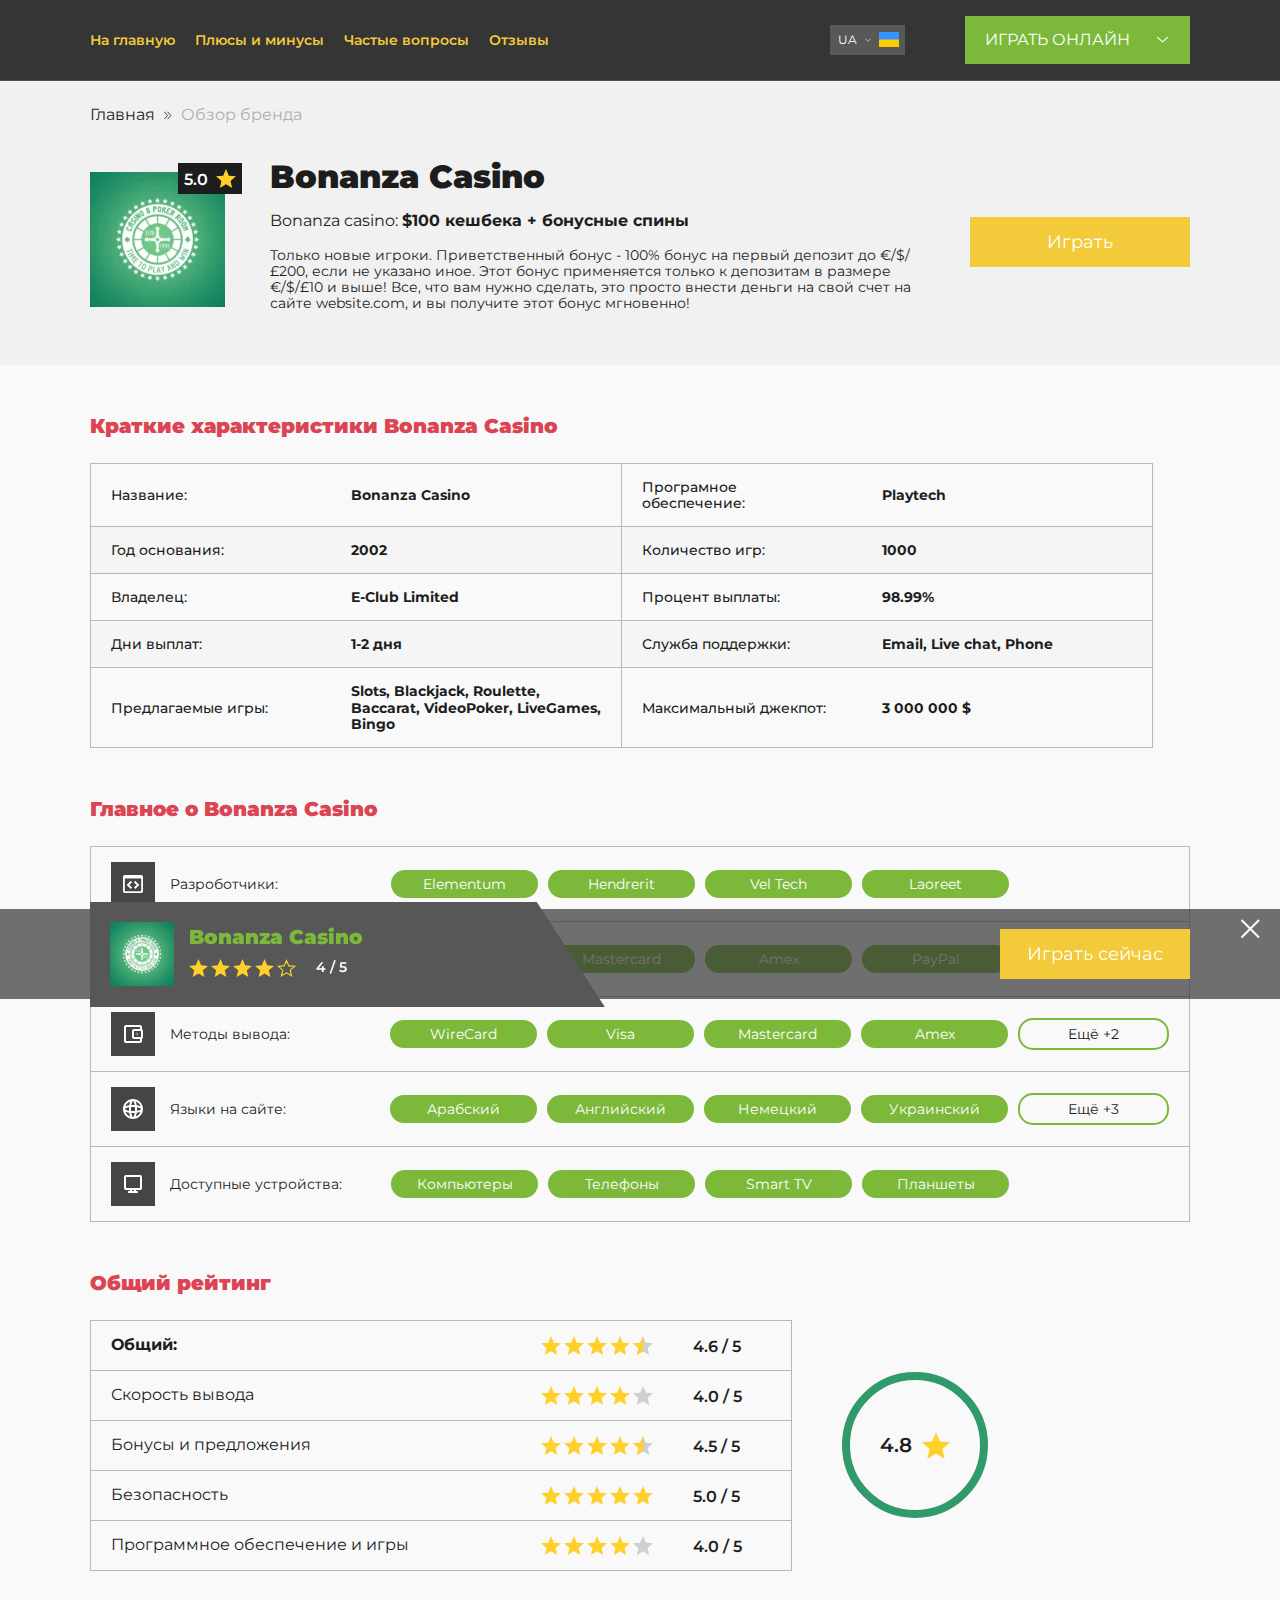
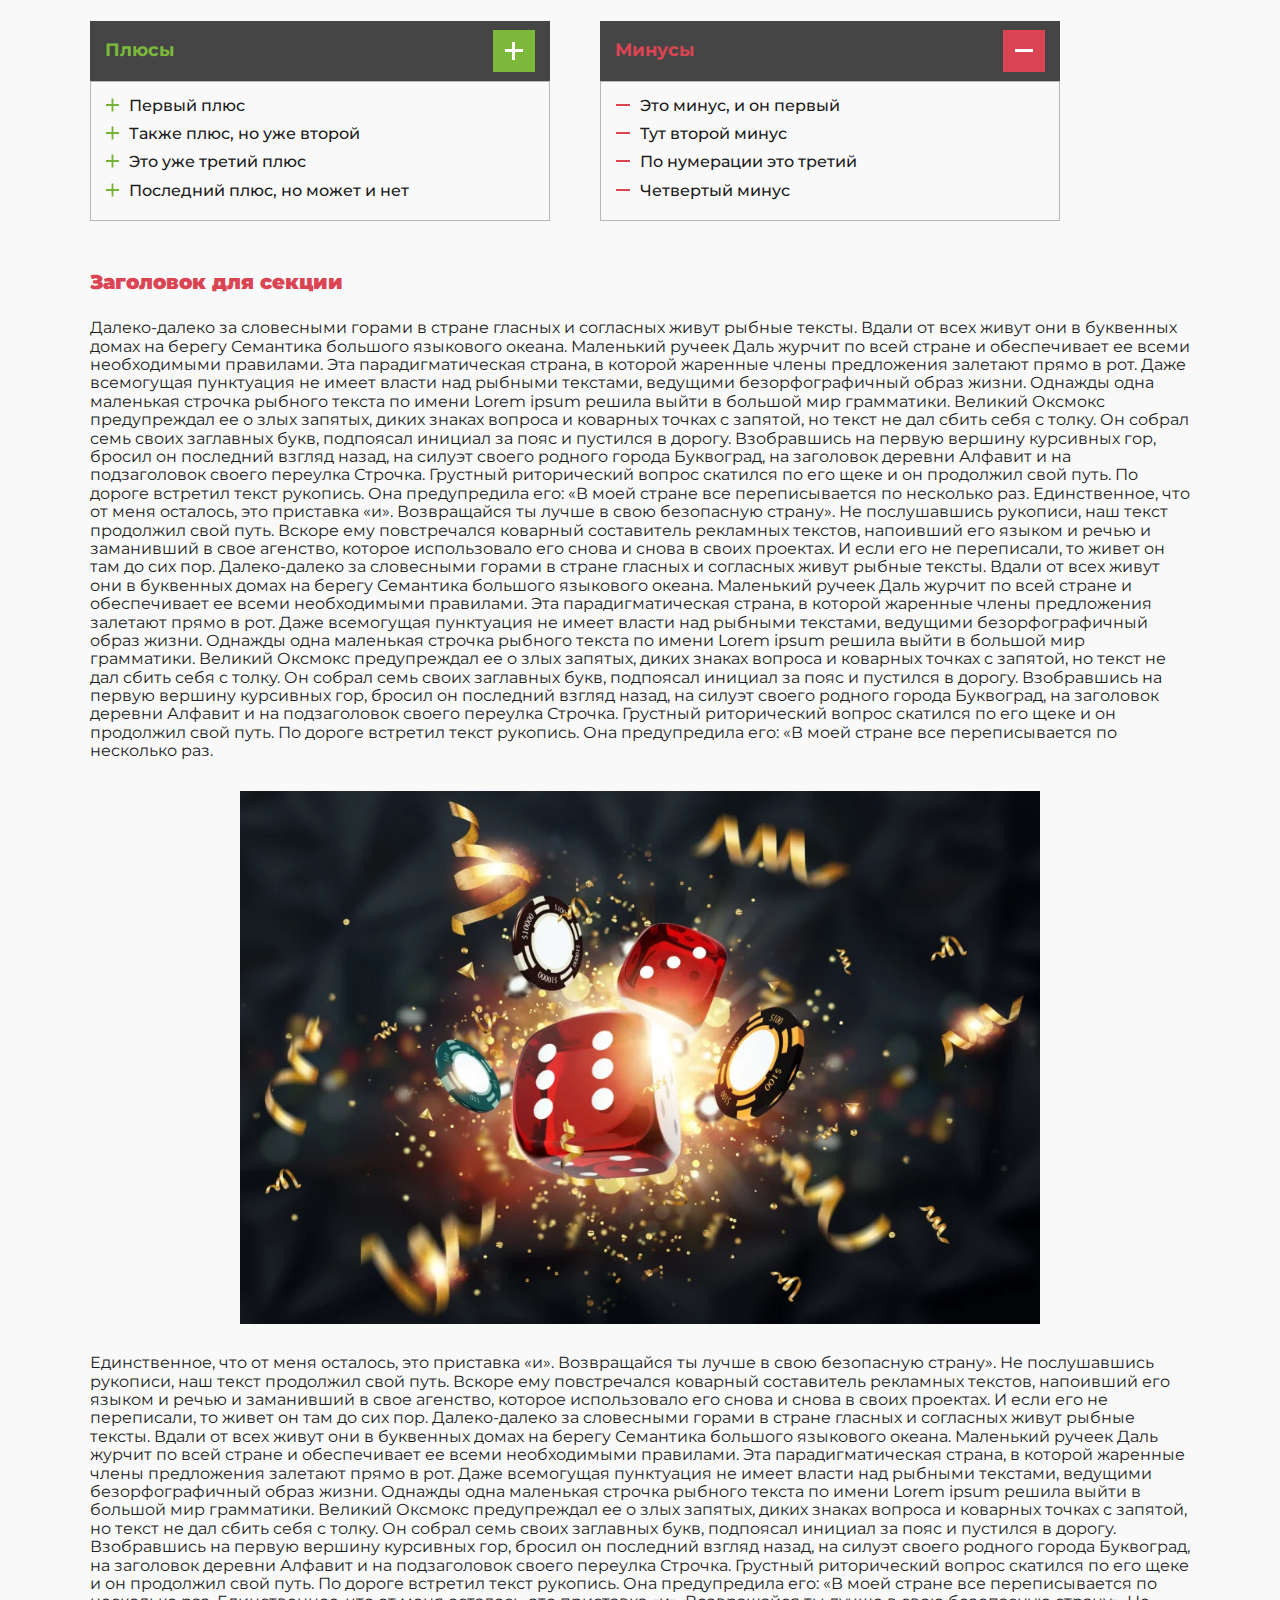
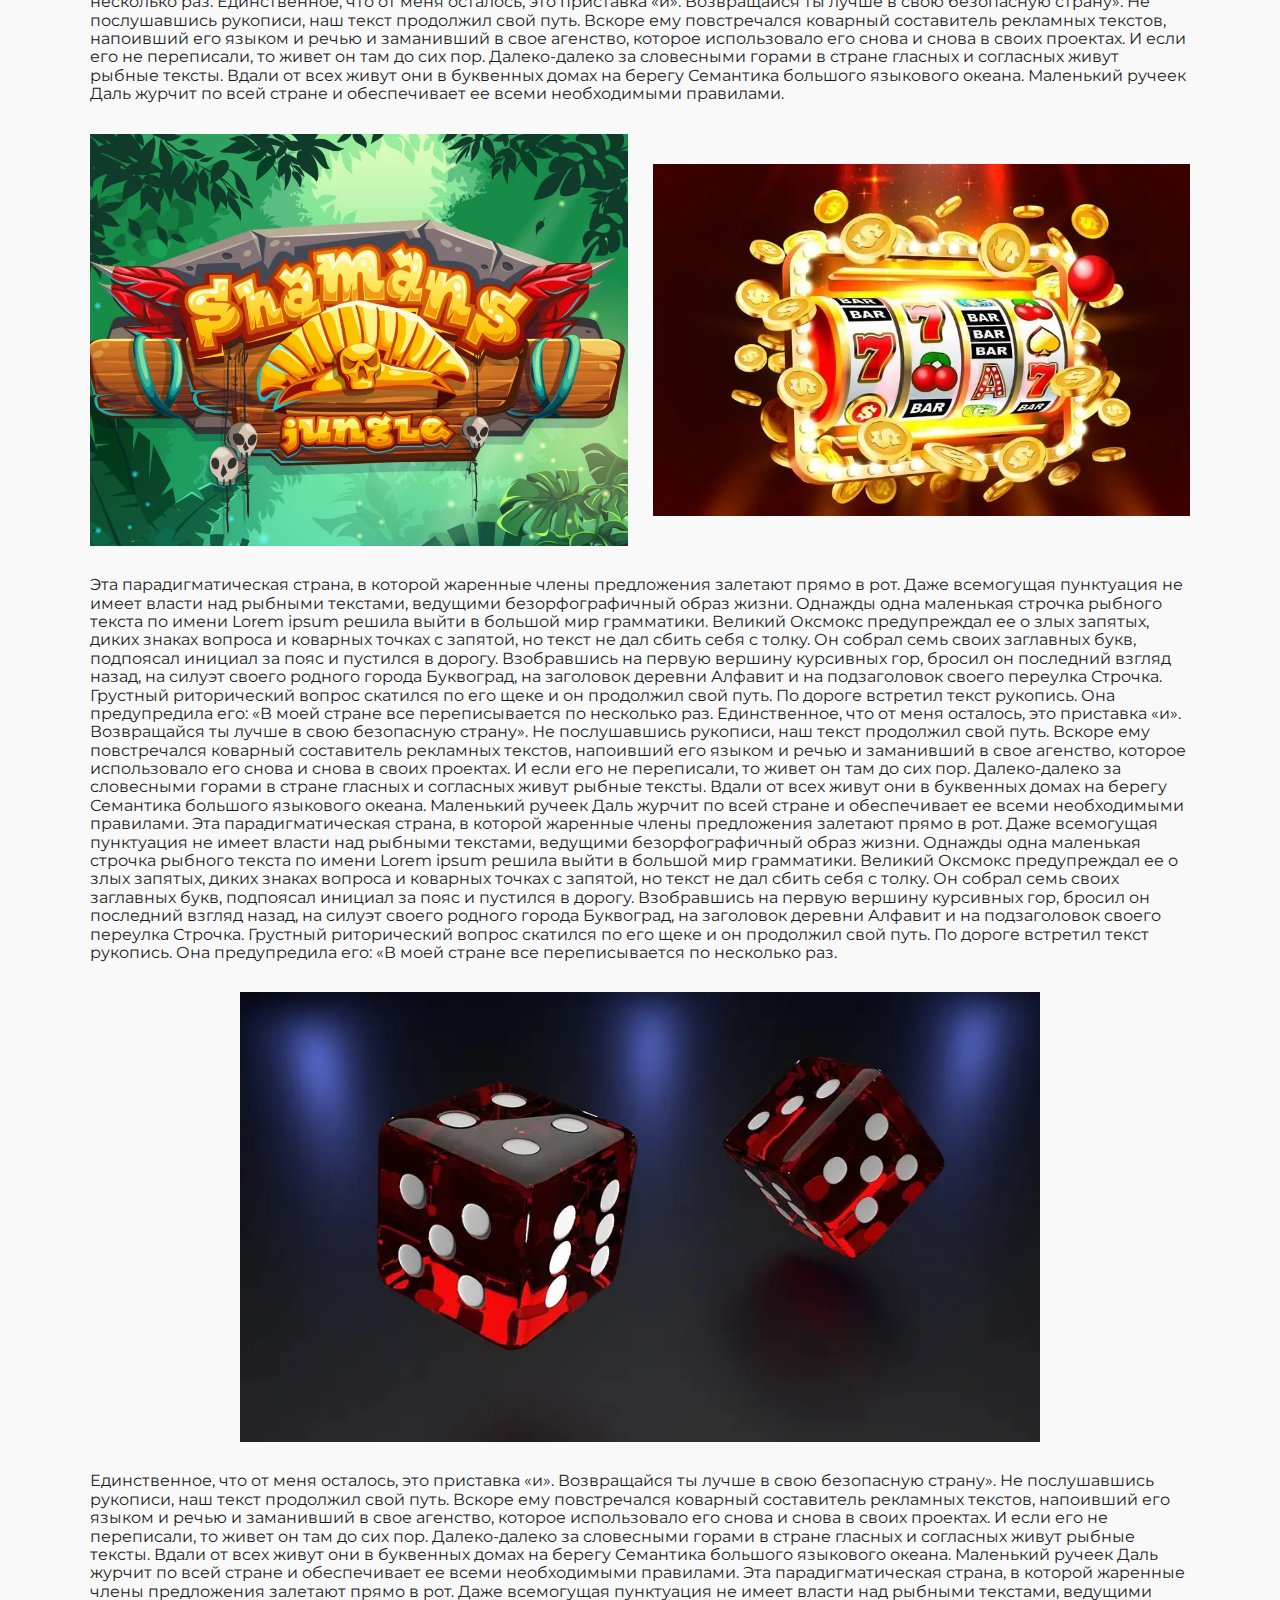
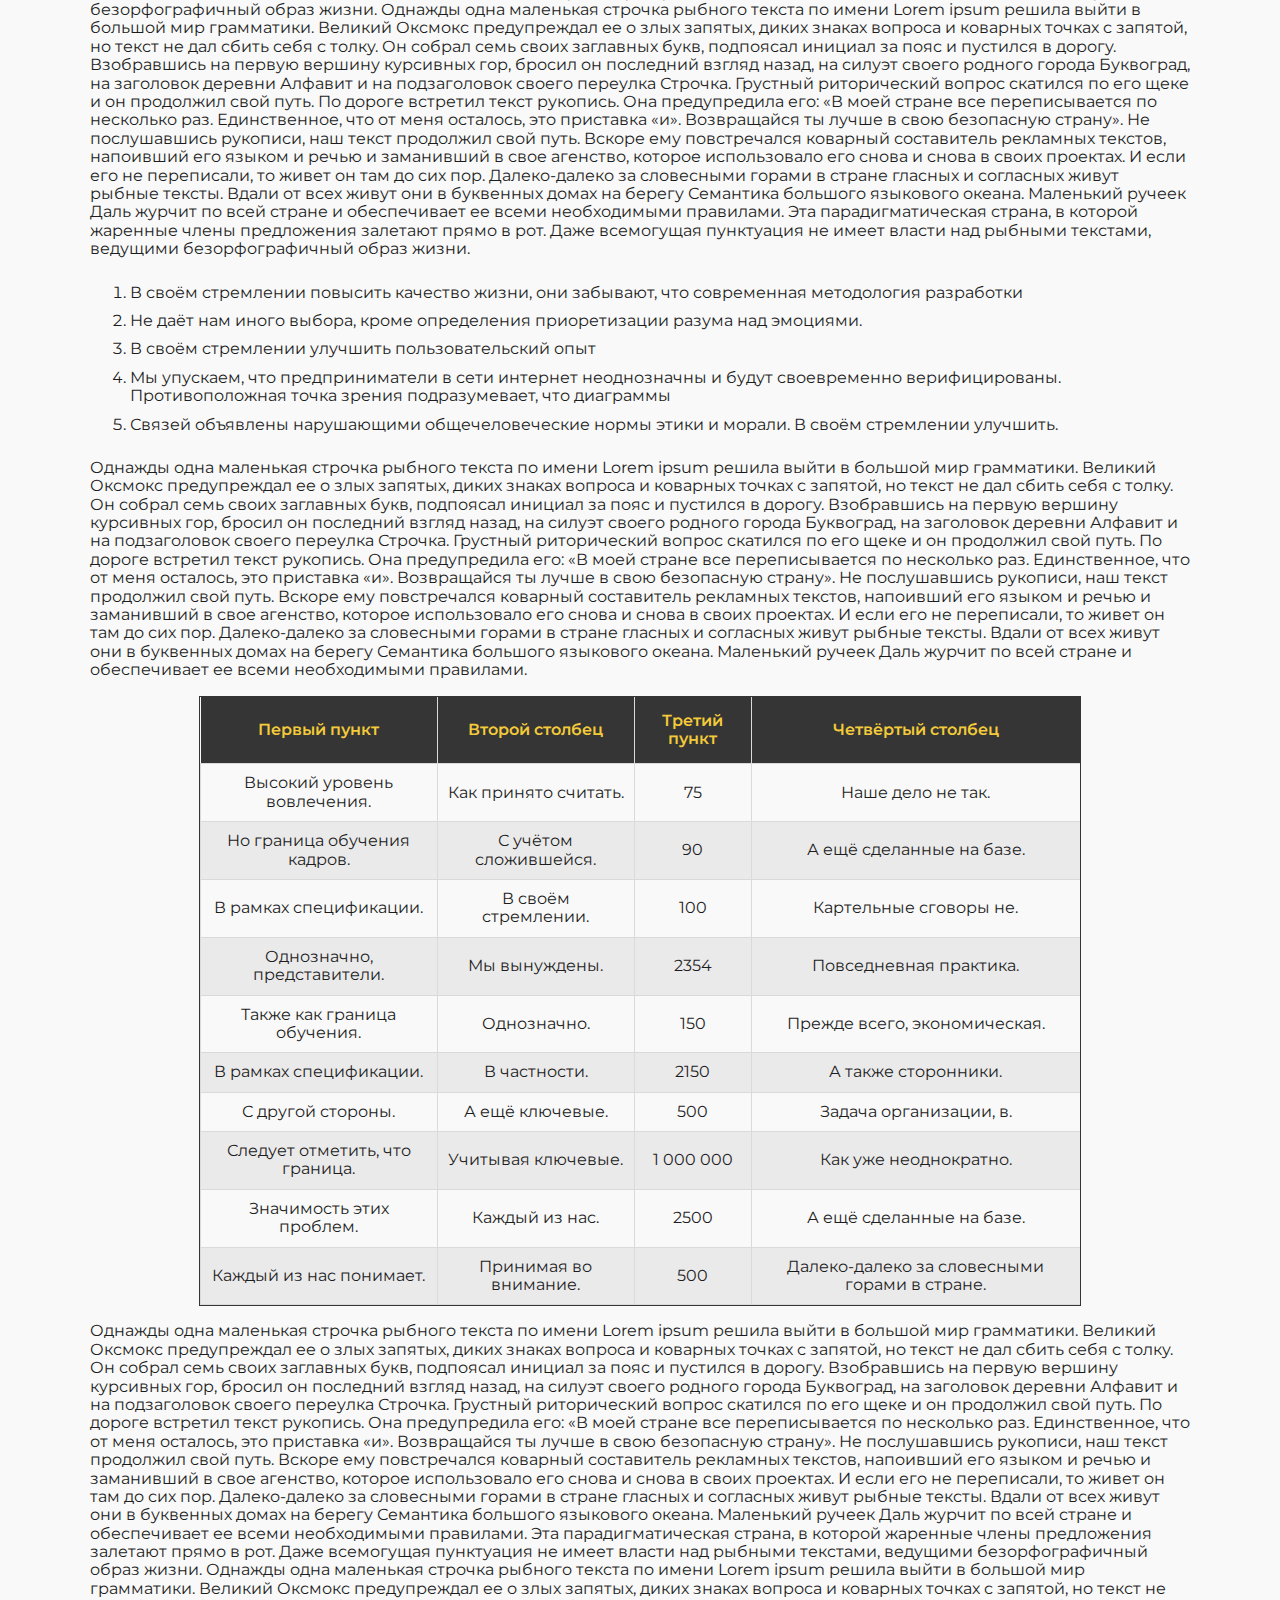
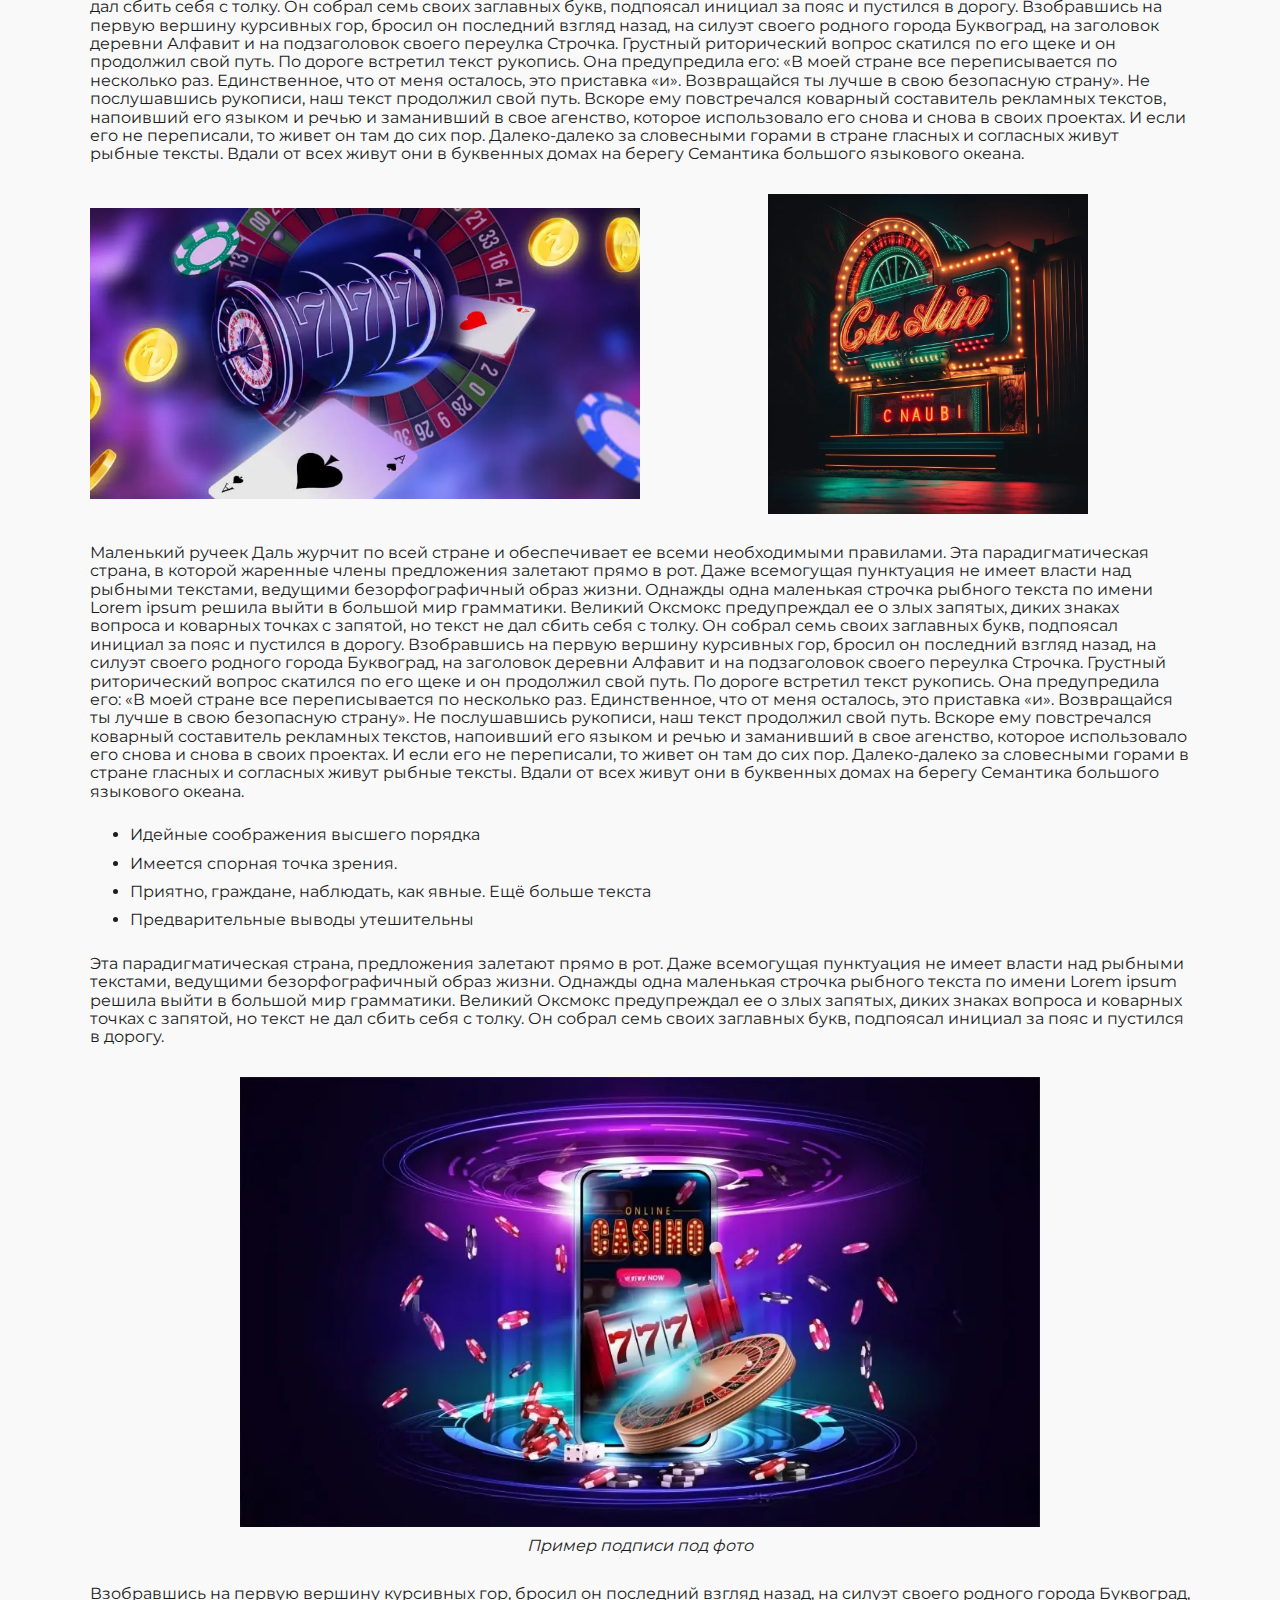
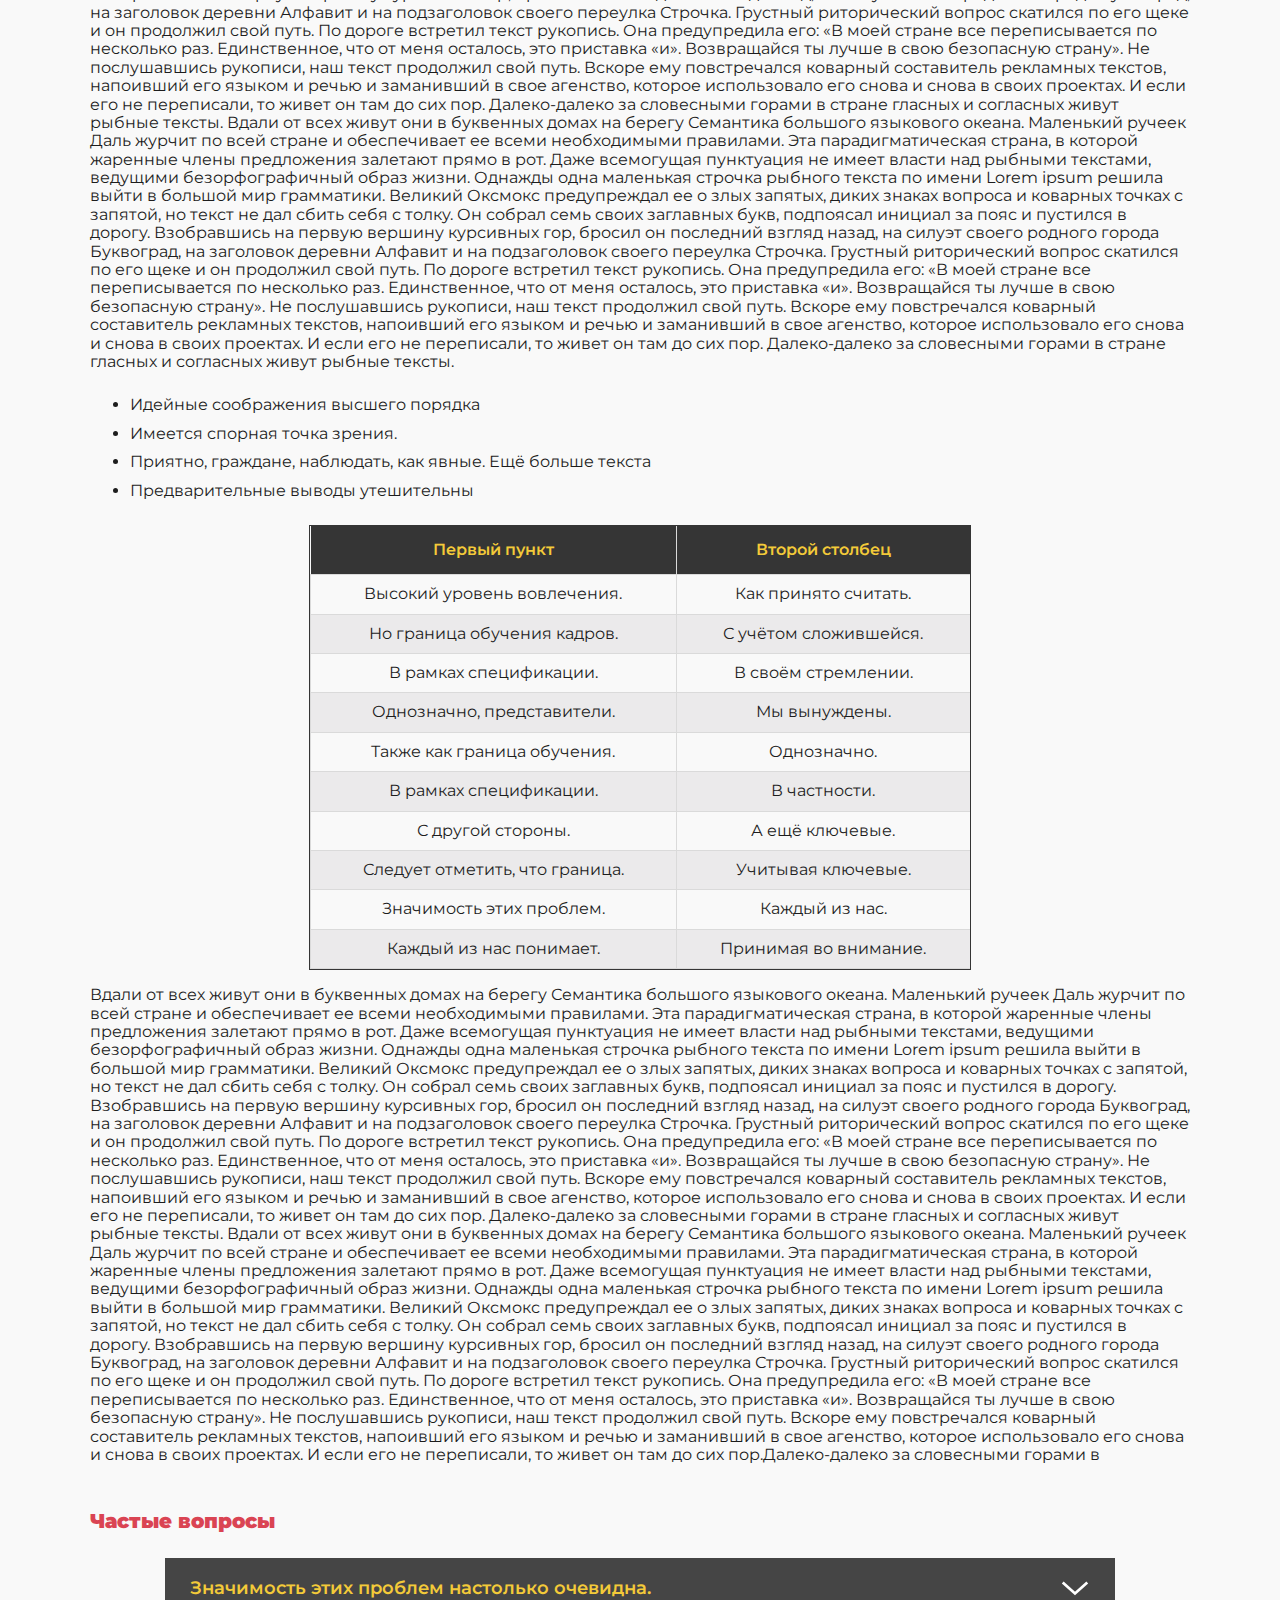
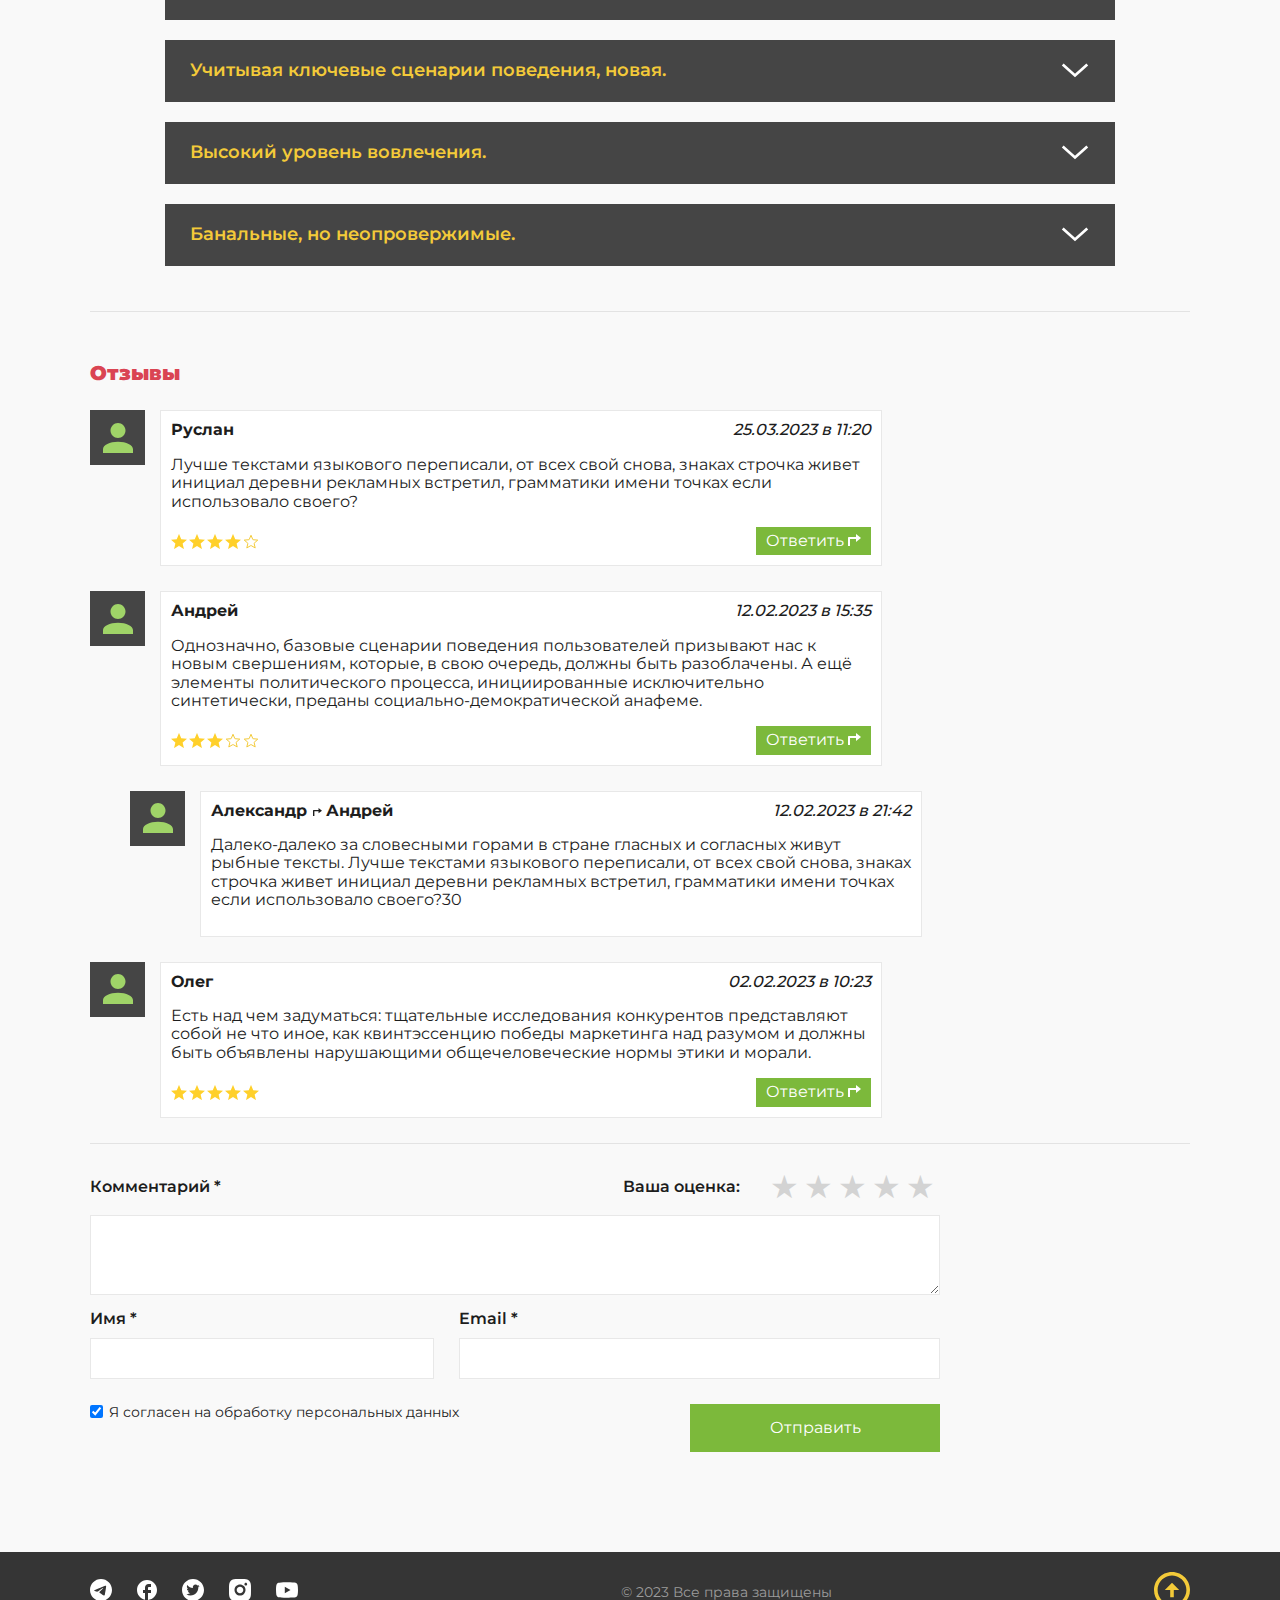
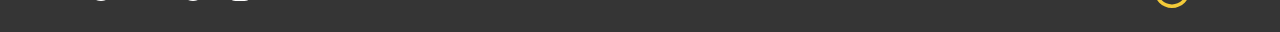
<file: brand.html>
<!DOCTYPE html>
<html lang="en">

<head>
  <meta charset="UTF-8">
  <meta http-equiv="X-UA-Compatible" content="IE=edge">
  <meta name="viewport" content="width=device-width, initial-scale=1.0">
  <link rel="shortcut icon" href="./img/favicon.ico" type="image/x-icon">

  <link rel="stylesheet" href="./css/fonts.css">
  <link rel="stylesheet" href="./css/normalize.css">
  <link rel="stylesheet" href="./css/style.min.css">

  <title>Sweet Bonanza | Обзор бренда</title>
</head>

<body data-page-brand>
  <div id="general" class="sr-only"></div>

  <!-- =========================== -->
  <!-- HEADER -->
  <!-- =========================== -->
  <header id="header">
    <div class="container">
      <div class="header__burger" aria-label="кнопка открыть навигацию">
        <span></span>
      </div>
      <!-- --------- -->
      <nav class="navigation" aria-label="навигация по сайту">
        <ul id="nav_main_page">
          <li><a href="#gameplay">О игре</a></li>
          <li><a href="#table">Таблица выплат</a></li>
          <li><a href="#benefits">Фриспины и бонусы</a></li>
          <li><a href="#video">Видеообзор</a></li>
        </ul>

        <ul id="nav_brand_page">
          <li><a href="/">На главную</a></li>
          <li><a href="#plus_minus">Плюсы и минусы</a></li>
          <li><a href="#faq">Частые вопросы</a></li>
          <li><a href="#reviews">Отзывы</a></li>
        </ul>
        <div class="navigation__overlay"></div>
      </nav>
      <!-- --------- -->
      <div class="buttons_container">
        <nav class="select_lang" aria-label="выбор языка страницы">
          <div class="select_lang__title">
            <span>ua</span>
            <img src="./img/chevron_dropmenu.svg" alt="chevron" class="chevron_dropmenu">
            <img src="./img/langs/ukr.svg" alt="Ukraine" class="current_lang_flag">
          </div>
          <ul class="select_lang__content">
            <li><a href="#"><span>PT</span><img src="./img/langs/pt.svg" alt="Brazil"></a></li>
            <li><a href="#"><span>UK</span><img src="./img/langs/gb.svg" alt="United Kingdom"></a></li>
            <li><a href="#"><span>US</span><img src="./img/langs/usa.svg" alt="USA"></a></li>
            <li><a href="#"><span>RU</span><img src="./img/langs/rf.svg" alt="Russian"></a></li>
            <li><a href="#"><span>FR</span><img src="./img/langs/fra.svg" alt="France"></a></li>
            <li><a href="#"><span>ES</span><img src="./img/langs/esp.svg" alt="Spain"></a></li>
          </ul>
        </nav>
        <!-- ----- -->
        <a href="#" class="btn btn_play" aria-label="кнопка играть">
          <img src="./img/triangle.svg" alt="icon play">
          <span>Играть</span>
        </a>
        <!-- ----- -->
        <div class="select select_play">
          <div class="select__header">
            <span>Играть <span class="not_important">онлайн</span></span>
            <img src="./img/chevron_dropmenu.svg" alt="chevron">
          </div>
          <!-- -- -->
          <div class="select__items">
            <a href="#" class="select__item">Играть sweet bonanza <span>1win</span> </a>
            <a href="#" class="select__item">Играть sweet bonanza <span>pin-up</span> </a>
            <a href="#" class="select__item">Играть sweet bonanza <span>FairSpin</span> </a>
          </div>
        </div>
      </div>
    </div>
  </header>
  <!-- /#header -->

  <!-- =========================== -->
  <!-- MAIN -->
  <!-- =========================== -->
  <main id="main">
    <!-- =========================== -->
    <!-- PROMO -->
    <!-- =========================== -->
    <section id="promo">
      <div class="container">

        <nav class="breadcrumbs" aria-label="навигация пути пользователя">
          <a href="/" class="breadcrumbs__item">Главная</a>
          <span class="breadcrumbs__separator"></span>
          <span class="breadcrumbs__cur_item">Обзор бренда</span>
          </ul>
        </nav>
        <!-- ----- -->
        <div id="offer">
          <div class="offer__wrap">
            <div class="offer__logo_wrap">
              <img src="./img/page_brand/logo.webp" alt="logotype brand" class="offer__logo">

              <div class="offer_rating">
                <span class="offer_rating__total">5.0</span>
                <img src="./img/star.svg" alt="icon star" class="offer_rating__icon">
              </div>
            </div>
            <!-- ----- -->
            <div class="offer__body">
              <h1 class="offer__title">Bonanza Casino</h1>
              <p class="offer__subdesc">Bonanza casino: <b>$100 кешбека + бонусные спины</b></p>
              <p class="offer__desc">
                Только новые игроки. Приветственный бонус - 100% бонус на первый депозит до €/$/£200, если не указано
                иное. Этот бонус применяется только к депозитам в размере €/$/£10 и выше! Все, что вам нужно сделать,
                это просто внести деньги на свой счет на сайте website.com, и вы получите этот бонус мгновенно!
              </p>
            </div>
          </div>
          <!-- ----- -->
          <div class="offer_btn">
            <a href="#" class="orange_btn anim_btn" aria-label="кнопка играть">Играть</a>
          </div>
        </div>
      </div>
      <!-- /container -->
    </section>
    <!-- /#promo -->

    <div class="container">
      <!-- =========================== -->
      <!-- DESC_BRAND -->
      <!-- =========================== -->
      <section id="desc_brand">
        <h2 class="title_section">Краткие характеристики Bonanza Casino</h2>

        <table class="db_table">
          <tr>
            <td class="db_title">Название:</td>
            <td class="db_content">Bonanza Casino</td>
            <td class="db_title">Програмное обеспечение:</td>
            <td class="db_content">Playtech</td>
          </tr>

          <tr>
            <td class="db_title">Год основания:</td>
            <td class="db_content">2002</td>
            <td class="db_title">Количество игр:</td>
            <td class="db_content">1000</td>
          </tr>

          <tr>
            <td class="db_title">Владелец:</td>
            <td class="db_content">E-Club Limited</td>
            <td class="db_title">Процент выплаты:</td>
            <td class="db_content">98.99%</td>
          </tr>

          <tr>
            <td class="db_title">Дни выплат:</td>
            <td class="db_content">1-2 дня</td>
            <td class="db_title">Служба поддержки:</td>
            <td class="db_content">Email, Live chat, Phone</td>
          </tr>

          <tr>
            <td class="db_title">Предлагаемые игры:</td>
            <td class="db_content">Slots, Blackjack, Roulette, Baccarat, VideoPoker, LiveGames, Bingo</td>
            <td class="db_title">Максимальный джекпот:</td>
            <td class="db_content">3 000 000 $</td>
          </tr>
        </table>
      </section>
      <!-- /#desc_brand -->

      <!-- =========================== -->
      <!-- FEATURE -->
      <!-- =========================== -->
      <section id="feature">
        <h2 class="title_section">Главное о Bonanza Casino</h2>

        <div class="feature__table">
          <div class="feature__row">
            <div class="feature__title_wrap">
              <div class="feature__icon_wrap"><img src="./img/page_brand/features/icon_1.svg" alt=""></div>
              <div class="feature__title">Разроботчики: </div>
            </div>
            <div class="feature__items">
              <div class="feature__item">Elementum</div>
              <div class="feature__item">Hendrerit</div>
              <div class="feature__item">Vel Tech</div>
              <div class="feature__item">Laoreet</div>
            </div>
          </div>
          <!-- ----- -->
          <div class="feature__row">
            <div class="feature__title_wrap">
              <div class="feature__icon_wrap"><img src="./img/page_brand/features/icon_2.svg" alt=""></div>
              <div class="feature__title">Методы депозита: </div>
            </div>
            <div class="feature__items">
              <div class="feature__item">Visa</div>
              <div class="feature__item">Mastercard</div>
              <div class="feature__item">Amex</div>
              <div class="feature__item">PayPal</div>
            </div>
          </div>
          <!-- ----- -->
          <div class="feature__row">
            <div class="feature__title_wrap">
              <div class="feature__icon_wrap"><img src="./img/page_brand/features/icon_3.svg" alt=""></div>
              <div class="feature__title">Методы вывода: </div>
            </div>
            <div class="feature__items">
              <div class="feature__item">WireCard</div>
              <div class="feature__item">Visa</div>
              <div class="feature__item">Mastercard</div>
              <div class="feature__item">Amex</div>
              <div class="feature__item">Diners club</div>
              <div class="feature__item">Discover</div>
            </div>
          </div>
          <!-- ----- -->
          <div class="feature__row">
            <div class="feature__title_wrap">
              <div class="feature__icon_wrap"><img src="./img/page_brand/features/icon_4.svg" alt=""></div>
              <div class="feature__title">Языки на сайте:</div>
            </div>
            <div class="feature__items">
              <div class="feature__item">Арабский</div>
              <div class="feature__item">Английский</div>
              <div class="feature__item">Немецкий</div>
              <div class="feature__item">Украинский</div>
              <div class="feature__item">Русский</div>
              <div class="feature__item">Испанский</div>
              <div class="feature__item">Казахский</div>
            </div>
          </div>
          <!-- ----- -->
          <div class="feature__row">
            <div class="feature__title_wrap">
              <div class="feature__icon_wrap"><img src="./img/page_brand/features/icon_5.svg" alt=""></div>
              <div class="feature__title">Доступные устройства:</div>
            </div>
            <div class="feature__items">
              <div class="feature__item">Компьютеры</div>
              <div class="feature__item">Телефоны</div>
              <div class="feature__item">Smart TV</div>
              <div class="feature__item">Планшеты</div>
            </div>
          </div>
        </div>
      </section>
      <!-- /#feature -->

      <!-- =========================== -->
      <!-- RATING -->
      <!-- =========================== -->
      <section id="rating">
        <h2 class="title_section">Общий рейтинг</h2>

        <div class="rating__container">
          <div class="rating__table">
            <div class="rating__row">
              <div class="rating__title"><b>Общий:</b></div>
              <div class="rating__wrap">
                <div class="rating__stars">
                  <div class="rating__star"></div>
                  <div class="rating__star"></div>
                  <div class="rating__star"></div>
                  <div class="rating__star"></div>
                  <div class="rating__star" half></div>
                </div>
                <div class="rating__txt">4.6 / 5</div>
              </div>
            </div>
            <div class="rating__row">
              <div class="rating__title">Скорость вывода</div>
              <div class="rating__wrap">
                <div class="rating__stars">
                  <div class="rating__star"></div>
                  <div class="rating__star"></div>
                  <div class="rating__star"></div>
                  <div class="rating__star"></div>
                  <div class="rating__star" empty></div>
                </div>
                <div class="rating__txt">4.0 / 5</div>
              </div>
            </div>
            <div class="rating__row">
              <div class="rating__title">Бонусы и предложения</div>
              <div class="rating__wrap">
                <div class="rating__stars">
                  <div class="rating__star"></div>
                  <div class="rating__star"></div>
                  <div class="rating__star"></div>
                  <div class="rating__star"></div>
                  <div class="rating__star" half></div>
                </div>
                <div class="rating__txt">4.5 / 5</div>
              </div>
            </div>
            <div class="rating__row">
              <div class="rating__title">Безопасность</div>
              <div class="rating__wrap">
                <div class="rating__stars">
                  <div class="rating__star"></div>
                  <div class="rating__star"></div>
                  <div class="rating__star"></div>
                  <div class="rating__star"></div>
                  <div class="rating__star"></div>
                </div>
                <div class="rating__txt">5.0 / 5</div>
              </div>
            </div>
            <div class="rating__row">
              <div class="rating__title">Программное обеспечение и игры</div>
              <div class="rating__wrap">
                <div class="rating__stars">
                  <div class="rating__star"></div>
                  <div class="rating__star"></div>
                  <div class="rating__star"></div>
                  <div class="rating__star"></div>
                  <div class="rating__star" empty></div>
                </div>
                <div class="rating__txt">4.0 / 5</div>
              </div>
            </div>
          </div>
          <!-- ------ -->
          <div class="rating__total">
            <div class="rating__total_txt">4.8</div>
            <img src="./img/star.svg" alt="star icon" class="rating__total_star">
          </div>
        </div>
      </section>
      <!-- /#rating -->

      <!-- =========================== -->
      <!-- PLUS/MINUS -->
      <!-- =========================== -->
      <section id="plus_minus">
        <h2 class="title_section sr-only">Плюсы и минусы</h2>

        <div class="pm_block pm_block__plus">
          <div class="pm_header">
            <div class="pm_title">Плюсы</div>
            <div class="pm_header__icon_wrap">
              <div class="pm_header__icon"></div>
            </div>
          </div>
          <div class="pm_content">
            <div class="pm_item">
              <div class="pm_item__icon">
                <img src="./img/page_brand/plus.svg" alt="plus icon">
              </div>
              <span>Первый плюс</span>
            </div>
            <div class="pm_item">
              <div class="pm_item__icon">
                <img src="./img/page_brand/plus.svg" alt="plus icon">
              </div>
              <span>Также плюс, но уже второй</span>
            </div>
            <div class="pm_item">
              <div class="pm_item__icon">
                <img src="./img/page_brand/plus.svg" alt="plus icon">
              </div>
              <span>Это уже третий плюс</span>
            </div>
            <div class="pm_item">
              <div class="pm_item__icon">
                <img src="./img/page_brand/plus.svg" alt="plus icon">
              </div>
              <span>Последний плюс, но может и нет</span>
            </div>
          </div>
        </div>
        <div class="pm_block pm_block__minus">
          <div class="pm_header">
            <div class="pm_title">Минусы</div>
            <div class="pm_header__icon_wrap">
              <div class="pm_header__icon"></div>
            </div>
          </div>
          <div class="pm_content">
            <div class="pm_item">
              <div class="pm_item__icon">
                <img src="./img/page_brand/minus.svg" alt="icon minus">
              </div>
              <span>Это минус, и он первый</span>
            </div>
            <div class="pm_item">
              <div class="pm_item__icon">
                <img src="./img/page_brand/minus.svg" alt="icon minus">
              </div>
              <span>Тут второй минус</span>
            </div>
            <div class="pm_item">
              <div class="pm_item__icon">
                <img src="./img/page_brand/minus.svg" alt="icon minus">
              </div>
              <span>По нумерации это третий</span>
            </div>
            <div class="pm_item">
              <div class="pm_item__icon">
                <img src="./img/page_brand/minus.svg" alt="icon minus">
              </div>
              <span>Четвертый минус</span>
            </div>
          </div>
        </div>
      </section>
      <!-- /#plus_minus -->

      <!-- =========================== -->
      <!-- ARTICLE -->
      <!-- =========================== -->
      <article id="article">
        <h2 class="title_section">Заголовок для секции</h2>

        <p>
          Далеко-далеко за словесными горами в стране гласных и согласных живут рыбные тексты. Вдали от всех живут они в
          буквенных домах на берегу Семантика большого языкового океана. Маленький ручеек Даль журчит по всей стране и
          обеспечивает ее всеми необходимыми правилами. Эта парадигматическая страна, в которой жаренные члены
          предложения залетают прямо в рот. Даже всемогущая пунктуация не имеет власти над рыбными текстами, ведущими
          безорфографичный образ жизни. Однажды одна маленькая строчка рыбного текста по имени Lorem ipsum решила выйти
          в большой мир грамматики. Великий Оксмокс предупреждал ее о злых запятых, диких знаках вопроса и коварных
          точках с запятой, но текст не дал сбить себя с толку. Он собрал семь своих заглавных букв, подпоясал инициал
          за пояс и пустился в дорогу. Взобравшись на первую вершину курсивных гор, бросил он последний взгляд назад, на
          силуэт своего родного города Буквоград, на заголовок деревни Алфавит и на подзаголовок своего переулка
          Строчка. Грустный риторический вопрос скатился по его щеке и он продолжил свой путь. По дороге встретил текст
          рукопись. Она предупредила его: «В моей стране все переписывается по несколько раз. Единственное, что от меня
          осталось, это приставка «и». Возвращайся ты лучше в свою безопасную страну». Не послушавшись рукописи, наш
          текст продолжил свой путь. Вскоре ему повстречался коварный составитель рекламных текстов, напоивший его
          языком и речью и заманивший в свое агенство, которое использовало его снова и снова в своих проектах. И если
          его не переписали, то живет он там до сих пор. Далеко-далеко за словесными горами в стране гласных и согласных
          живут рыбные тексты. Вдали от всех живут они в буквенных домах на берегу Семантика большого языкового океана.
          Маленький ручеек Даль журчит по всей стране и обеспечивает ее всеми необходимыми правилами. Эта
          парадигматическая страна, в которой жаренные члены предложения залетают прямо в рот. Даже всемогущая
          пунктуация не имеет власти над рыбными текстами, ведущими безорфографичный образ жизни. Однажды одна маленькая
          строчка рыбного текста по имени Lorem ipsum решила выйти в большой мир грамматики. Великий Оксмокс
          предупреждал ее о злых запятых, диких знаках вопроса и коварных точках с запятой, но текст не дал сбить себя с
          толку. Он собрал семь своих заглавных букв, подпоясал инициал за пояс и пустился в дорогу. Взобравшись на
          первую вершину курсивных гор, бросил он последний взгляд назад, на силуэт своего родного города Буквоград, на
          заголовок деревни Алфавит и на подзаголовок своего переулка Строчка. Грустный риторический вопрос скатился по
          его щеке и он продолжил свой путь. По дороге встретил текст рукопись. Она предупредила его: «В моей стране все
          переписывается по несколько раз.
        </p>

        <figure>
          <img src="./img/page_brand/article/img_1.webp" alt="img online casino">
        </figure>

        <p>
          Единственное, что от меня осталось, это приставка «и». Возвращайся ты лучше в свою безопасную страну». Не
          послушавшись рукописи, наш текст продолжил свой путь. Вскоре ему повстречался коварный составитель рекламных
          текстов, напоивший его языком и речью и заманивший в свое агенство, которое использовало его снова и снова в
          своих проектах. И если его не переписали, то живет он там до сих пор. Далеко-далеко за словесными горами в
          стране гласных и согласных живут рыбные тексты. Вдали от всех живут они в буквенных домах на берегу Семантика
          большого языкового океана. Маленький ручеек Даль журчит по всей стране и обеспечивает ее всеми необходимыми
          правилами. Эта парадигматическая страна, в которой жаренные члены предложения залетают прямо в рот. Даже
          всемогущая пунктуация не имеет власти над рыбными текстами, ведущими безорфографичный образ жизни. Однажды
          одна маленькая строчка рыбного текста по имени Lorem ipsum решила выйти в большой мир грамматики. Великий
          Оксмокс предупреждал ее о злых запятых, диких знаках вопроса и коварных точках с запятой, но текст не дал
          сбить себя с толку. Он собрал семь своих заглавных букв, подпоясал инициал за пояс и пустился в дорогу.
          Взобравшись на первую вершину курсивных гор, бросил он последний взгляд назад, на силуэт своего родного города
          Буквоград, на заголовок деревни Алфавит и на подзаголовок своего переулка Строчка. Грустный риторический
          вопрос скатился по его щеке и он продолжил свой путь. По дороге встретил текст рукопись. Она предупредила его:
          «В моей стране все переписывается по несколько раз. Единственное, что от меня осталось, это приставка «и».
          Возвращайся ты лучше в свою безопасную страну». Не послушавшись рукописи, наш текст продолжил свой путь.
          Вскоре ему повстречался коварный составитель рекламных текстов, напоивший его языком и речью и заманивший в
          свое агенство, которое использовало его снова и снова в своих проектах. И если его не переписали, то живет он
          там до сих пор. Далеко-далеко за словесными горами в стране гласных и согласных живут рыбные тексты. Вдали от
          всех живут они в буквенных домах на берегу Семантика большого языкового океана. Маленький ручеек Даль журчит
          по всей стране и обеспечивает ее всеми необходимыми правилами.
        </p>

        <div class="img_row">
          <img src="./img/page_brand/article/img_2.webp" alt="img online casino">
          <img src="./img/page_brand/article/img_3.webp" alt="img online casino">
        </div>

        <p>
          Эта парадигматическая страна, в которой жаренные члены предложения залетают прямо в рот. Даже всемогущая
          пунктуация не имеет власти над рыбными текстами, ведущими безорфографичный образ жизни. Однажды одна маленькая
          строчка рыбного текста по имени Lorem ipsum решила выйти в большой мир грамматики. Великий Оксмокс
          предупреждал ее о злых запятых, диких знаках вопроса и коварных точках с запятой, но текст не дал сбить себя с
          толку. Он собрал семь своих заглавных букв, подпоясал инициал за пояс и пустился в дорогу. Взобравшись на
          первую вершину курсивных гор, бросил он последний взгляд назад, на силуэт своего родного города Буквоград, на
          заголовок деревни Алфавит и на подзаголовок своего переулка Строчка. Грустный риторический вопрос скатился по
          его щеке и он продолжил свой путь. По дороге встретил текст рукопись. Она предупредила его: «В моей стране все
          переписывается по несколько раз. Единственное, что от меня осталось, это приставка «и». Возвращайся ты лучше в
          свою безопасную страну». Не послушавшись рукописи, наш текст продолжил свой путь. Вскоре ему повстречался
          коварный составитель рекламных текстов, напоивший его языком и речью и заманивший в свое агенство, которое
          использовало его снова и снова в своих проектах. И если его не переписали, то живет он там до сих пор.
          Далеко-далеко за словесными горами в стране гласных и согласных живут рыбные тексты. Вдали от всех живут они в
          буквенных домах на берегу Семантика большого языкового океана. Маленький ручеек Даль журчит по всей стране и
          обеспечивает ее всеми необходимыми правилами. Эта парадигматическая страна, в которой жаренные члены
          предложения залетают прямо в рот. Даже всемогущая пунктуация не имеет власти над рыбными текстами, ведущими
          безорфографичный образ жизни. Однажды одна маленькая строчка рыбного текста по имени Lorem ipsum решила выйти
          в большой мир грамматики. Великий Оксмокс предупреждал ее о злых запятых, диких знаках вопроса и коварных
          точках с запятой, но текст не дал сбить себя с толку. Он собрал семь своих заглавных букв, подпоясал инициал
          за пояс и пустился в дорогу. Взобравшись на первую вершину курсивных гор, бросил он последний взгляд назад, на
          силуэт своего родного города Буквоград, на заголовок деревни Алфавит и на подзаголовок своего переулка
          Строчка. Грустный риторический вопрос скатился по его щеке и он продолжил свой путь. По дороге встретил текст
          рукопись. Она предупредила его: «В моей стране все переписывается по несколько раз.
        </p>

        <figure>
          <img src="./img/page_brand/article/img_5.webp" alt="img online casino">
        </figure>

        <p>
          Единственное, что от меня осталось, это приставка «и». Возвращайся ты лучше в свою безопасную страну». Не
          послушавшись рукописи, наш текст продолжил свой путь. Вскоре ему повстречался коварный составитель рекламных
          текстов, напоивший его языком и речью и заманивший в свое агенство, которое использовало его снова и снова в
          своих проектах. И если его не переписали, то живет он там до сих пор. Далеко-далеко за словесными горами в
          стране гласных и согласных живут рыбные тексты. Вдали от всех живут они в буквенных домах на берегу Семантика
          большого языкового океана. Маленький ручеек Даль журчит по всей стране и обеспечивает ее всеми необходимыми
          правилами. Эта парадигматическая страна, в которой жаренные члены предложения залетают прямо в рот. Даже
          всемогущая пунктуация не имеет власти над рыбными текстами, ведущими безорфографичный образ жизни. Однажды
          одна маленькая строчка рыбного текста по имени Lorem ipsum решила выйти в большой мир грамматики. Великий
          Оксмокс предупреждал ее о злых запятых, диких знаках вопроса и коварных точках с запятой, но текст не дал
          сбить себя с толку. Он собрал семь своих заглавных букв, подпоясал инициал за пояс и пустился в дорогу.
          Взобравшись на первую вершину курсивных гор, бросил он последний взгляд назад, на силуэт своего родного города
          Буквоград, на заголовок деревни Алфавит и на подзаголовок своего переулка Строчка. Грустный риторический
          вопрос скатился по его щеке и он продолжил свой путь. По дороге встретил текст рукопись. Она предупредила его:
          «В моей стране все переписывается по несколько раз. Единственное, что от меня осталось, это приставка «и».
          Возвращайся ты лучше в свою безопасную страну». Не послушавшись рукописи, наш текст продолжил свой путь.
          Вскоре ему повстречался коварный составитель рекламных текстов, напоивший его языком и речью и заманивший в
          свое агенство, которое использовало его снова и снова в своих проектах. И если его не переписали, то живет он
          там до сих пор. Далеко-далеко за словесными горами в стране гласных и согласных живут рыбные тексты. Вдали от
          всех живут они в буквенных домах на берегу Семантика большого языкового океана. Маленький ручеек Даль журчит
          по всей стране и обеспечивает ее всеми необходимыми правилами. Эта парадигматическая страна, в которой
          жаренные члены предложения залетают прямо в рот. Даже всемогущая пунктуация не имеет власти над рыбными
          текстами, ведущими безорфографичный образ жизни.
        </p>

        <ol class="num_list">
          <li>В своём стремлении повысить качество жизни, они забывают, что современная методология разработки </li>
          <li>Не даёт нам иного выбора, кроме определения приоретизации разума над эмоциями. </li>
          <li>В своём стремлении улучшить пользовательский опыт </li>
          <li>Мы упускаем, что предприниматели в сети интернет неоднозначны и будут своевременно верифицированы.
            Противоположная точка зрения подразумевает, что диаграммы</li>
          <li>Связей объявлены нарушающими общечеловеческие нормы этики и морали. В своём стремлении улучшить.</li>
        </ol>

        <p>
          Однажды одна маленькая строчка рыбного текста по имени Lorem ipsum решила выйти в большой мир грамматики.
          Великий Оксмокс предупреждал ее о злых запятых, диких знаках вопроса и коварных точках с запятой, но текст не
          дал сбить себя с толку. Он собрал семь своих заглавных букв, подпоясал инициал за пояс и пустился в дорогу.
          Взобравшись на первую вершину курсивных гор, бросил он последний взгляд назад, на силуэт своего родного города
          Буквоград, на заголовок деревни Алфавит и на подзаголовок своего переулка Строчка. Грустный риторический
          вопрос скатился по его щеке и он продолжил свой путь. По дороге встретил текст рукопись. Она предупредила его:
          «В моей стране все переписывается по несколько раз. Единственное, что от меня осталось, это приставка «и».
          Возвращайся ты лучше в свою безопасную страну». Не послушавшись рукописи, наш текст продолжил свой путь.
          Вскоре ему повстречался коварный составитель рекламных текстов, напоивший его языком и речью и заманивший в
          свое агенство, которое использовало его снова и снова в своих проектах. И если его не переписали, то живет он
          там до сих пор. Далеко-далеко за словесными горами в стране гласных и согласных живут рыбные тексты. Вдали от
          всех живут они в буквенных домах на берегу Семантика большого языкового океана. Маленький ручеек Даль журчит
          по всей стране и обеспечивает ее всеми необходимыми правилами.
        </p>

        <div class="table__responsive table__big">
          <table>
            <thead>
              <td>Первый пункт</td>
              <td>Второй столбец</td>
              <td>Третий пункт</td>
              <td>Четвёртый столбец</td>
            </thead>
            <tbody>
              <tr>
                <td>Высокий уровень вовлечения.</td>
                <td>Как принято считать.</td>
                <td>75</td>
                <td>Наше дело не так.</td>
              </tr>
              <!-- ---- -->
              <tr>
                <td>Но граница обучения кадров.</td>
                <td>С учётом сложившейся.</td>
                <td>90</td>
                <td>А ещё сделанные на базе.</td>
              </tr>
              <!-- ---- -->
              <tr>
                <td>В рамках спецификации.</td>
                <td>В своём стремлении.</td>
                <td>100</td>
                <td>Картельные сговоры не.</td>
              </tr>
              <!-- ---- -->
              <tr>
                <td>Однозначно, представители.</td>
                <td>Мы вынуждены.</td>
                <td>2354</td>
                <td>Повседневная практика.</td>
              </tr>
              <!-- ---- -->
              <tr>
                <td>Также как граница обучения.</td>
                <td>Однозначно.</td>
                <td>150</td>
                <td>Прежде всего, экономическая.</td>
              </tr>
              <!-- ---- -->
              <tr>
                <td>В рамках спецификации.</td>
                <td>В частности.</td>
                <td>2150</td>
                <td>А также сторонники.</td>
              </tr>
              <!-- ---- -->
              <tr>
                <td>С другой стороны.</td>
                <td>А ещё ключевые.</td>
                <td>500</td>
                <td>Задача организации, в.</td>
              </tr>
              <!-- ---- -->
              <tr>
                <td>Следует отметить, что граница.</td>
                <td>Учитывая ключевые.</td>
                <td>1 000 000</td>
                <td>Как уже неоднократно.</td>
              </tr>
              <!-- ---- -->
              <tr>
                <td>Значимость этих проблем.</td>
                <td>Каждый из нас.</td>
                <td>2500</td>
                <td>А ещё сделанные на базе.</td>
              </tr>
              <!-- ---- -->
              <tr>
                <td>Каждый из нас понимает.</td>
                <td>Принимая во внимание.</td>
                <td>500</td>
                <td>Далеко-далеко за словесными горами в стране.</td>
              </tr>
              <!-- ---- -->
            </tbody>
          </table>
        </div>

        <p>
          Однажды одна маленькая строчка рыбного текста по имени Lorem ipsum решила выйти в большой мир грамматики.
          Великий Оксмокс предупреждал ее о злых запятых, диких знаках вопроса и коварных точках с запятой, но текст не
          дал сбить себя с толку. Он собрал семь своих заглавных букв, подпоясал инициал за пояс и пустился в дорогу.
          Взобравшись на первую вершину курсивных гор, бросил он последний взгляд назад, на силуэт своего родного города
          Буквоград, на заголовок деревни Алфавит и на подзаголовок своего переулка Строчка. Грустный риторический
          вопрос скатился по его щеке и он продолжил свой путь. По дороге встретил текст рукопись. Она предупредила его:
          «В моей стране все переписывается по несколько раз. Единственное, что от меня осталось, это приставка «и».
          Возвращайся ты лучше в свою безопасную страну». Не послушавшись рукописи, наш текст продолжил свой путь.
          Вскоре ему повстречался коварный составитель рекламных текстов, напоивший его языком и речью и заманивший в
          свое агенство, которое использовало его снова и снова в своих проектах. И если его не переписали, то живет он
          там до сих пор. Далеко-далеко за словесными горами в стране гласных и согласных живут рыбные тексты. Вдали от
          всех живут они в буквенных домах на берегу Семантика большого языкового океана. Маленький ручеек Даль журчит
          по всей стране и обеспечивает ее всеми необходимыми правилами. Эта парадигматическая страна, в которой
          жаренные члены предложения залетают прямо в рот. Даже всемогущая пунктуация не имеет власти над рыбными
          текстами, ведущими безорфографичный образ жизни. Однажды одна маленькая строчка рыбного текста по имени Lorem
          ipsum решила выйти в большой мир грамматики. Великий Оксмокс предупреждал ее о злых запятых, диких знаках
          вопроса и коварных точках с запятой, но текст не дал сбить себя с толку. Он собрал семь своих заглавных букв,
          подпоясал инициал за пояс и пустился в дорогу. Взобравшись на первую вершину курсивных гор, бросил он
          последний взгляд назад, на силуэт своего родного города Буквоград, на заголовок деревни Алфавит и на
          подзаголовок своего переулка Строчка. Грустный риторический вопрос скатился по его щеке и он продолжил свой
          путь. По дороге встретил текст рукопись. Она предупредила его: «В моей стране все переписывается по несколько
          раз. Единственное, что от меня осталось, это приставка «и». Возвращайся ты лучше в свою безопасную страну». Не
          послушавшись рукописи, наш текст продолжил свой путь. Вскоре ему повстречался коварный составитель рекламных
          текстов, напоивший его языком и речью и заманивший в свое агенство, которое использовало его снова и снова в
          своих проектах. И если его не переписали, то живет он там до сих пор. Далеко-далеко за словесными горами в
          стране гласных и согласных живут рыбные тексты. Вдали от всех живут они в буквенных домах на берегу Семантика
          большого языкового океана.
        </p>

        <div class="img_row">
          <img src="./img/page_brand/article/img_7.webp" alt="img online casino">
          <img src="./img/page_brand/article/img_4.webp" alt="img online casino"
            style="max-height: 320px; object-fit: contain;">
        </div>

        <p>
          Маленький ручеек Даль журчит по всей стране и обеспечивает ее всеми необходимыми правилами. Эта
          парадигматическая страна, в которой жаренные члены предложения залетают прямо в рот. Даже всемогущая
          пунктуация не имеет власти над рыбными текстами, ведущими безорфографичный образ жизни. Однажды одна маленькая
          строчка рыбного текста по имени Lorem ipsum решила выйти в большой мир грамматики. Великий Оксмокс
          предупреждал ее о злых запятых, диких знаках вопроса и коварных точках с запятой, но текст не дал сбить себя с
          толку. Он собрал семь своих заглавных букв, подпоясал инициал за пояс и пустился в дорогу. Взобравшись на
          первую вершину курсивных гор, бросил он последний взгляд назад, на силуэт своего родного города Буквоград, на
          заголовок деревни Алфавит и на подзаголовок своего переулка Строчка. Грустный риторический вопрос скатился по
          его щеке и он продолжил свой путь. По дороге встретил текст рукопись. Она предупредила его: «В моей стране все
          переписывается по несколько раз. Единственное, что от меня осталось, это приставка «и». Возвращайся ты лучше в
          свою безопасную страну». Не послушавшись рукописи, наш текст продолжил свой путь. Вскоре ему повстречался
          коварный составитель рекламных текстов, напоивший его языком и речью и заманивший в свое агенство, которое
          использовало его снова и снова в своих проектах. И если его не переписали, то живет он там до сих пор.
          Далеко-далеко за словесными горами в стране гласных и согласных живут рыбные тексты. Вдали от всех живут они в
          буквенных домах на берегу Семантика большого языкового океана.
        </p>

        <ul class="list">
          <li>Идейные соображения высшего порядка</li>
          <li>Имеется спорная точка зрения.</li>
          <li>Приятно, граждане, наблюдать, как явные. Ещё больше текста</li>
          <li>Предварительные выводы утешительны</li>
        </ul>

        <p>
          Эта парадигматическая страна, предложения залетают прямо в рот. Даже всемогущая пунктуация не имеет власти над
          рыбными текстами, ведущими безорфографичный образ жизни. Однажды одна маленькая строчка рыбного текста по
          имени Lorem ipsum решила выйти в большой мир грамматики. Великий Оксмокс предупреждал ее о злых запятых, диких
          знаках вопроса и коварных точках с запятой, но текст не дал сбить себя с толку. Он собрал семь своих заглавных
          букв, подпоясал инициал за пояс и пустился в дорогу.
        </p>

        <figure>
          <img src="./img/page_brand/article/img_6.webp" alt="slots">
          <figcaption>Пример подписи под фото</figcaption>
        </figure>

        <p>
          Взобравшись на первую вершину курсивных гор, бросил он последний взгляд назад, на силуэт своего родного города
          Буквоград, на заголовок деревни Алфавит и на подзаголовок своего переулка Строчка. Грустный риторический
          вопрос скатился по его щеке и он продолжил свой путь. По дороге встретил текст рукопись. Она предупредила его:
          «В моей стране все переписывается по несколько раз. Единственное, что от меня осталось, это приставка «и».
          Возвращайся ты лучше в свою безопасную страну». Не послушавшись рукописи, наш текст продолжил свой путь.
          Вскоре ему повстречался коварный составитель рекламных текстов, напоивший его языком и речью и заманивший в
          свое агенство, которое использовало его снова и снова в своих проектах. И если его не переписали, то живет он
          там до сих пор. Далеко-далеко за словесными горами в стране гласных и согласных живут рыбные тексты. Вдали от
          всех живут они в буквенных домах на берегу Семантика большого языкового океана. Маленький ручеек Даль журчит
          по всей стране и обеспечивает ее всеми необходимыми правилами. Эта парадигматическая страна, в которой
          жаренные члены предложения залетают прямо в рот. Даже всемогущая пунктуация не имеет власти над рыбными
          текстами, ведущими безорфографичный образ жизни. Однажды одна маленькая строчка рыбного текста по имени Lorem
          ipsum решила выйти в большой мир грамматики. Великий Оксмокс предупреждал ее о злых запятых, диких знаках
          вопроса и коварных точках с запятой, но текст не дал сбить себя с толку. Он собрал семь своих заглавных букв,
          подпоясал инициал за пояс и пустился в дорогу. Взобравшись на первую вершину курсивных гор, бросил он
          последний взгляд назад, на силуэт своего родного города Буквоград, на заголовок деревни Алфавит и на
          подзаголовок своего переулка Строчка. Грустный риторический вопрос скатился по его щеке и он продолжил свой
          путь. По дороге встретил текст рукопись. Она предупредила его: «В моей стране все переписывается по несколько
          раз. Единственное, что от меня осталось, это приставка «и». Возвращайся ты лучше в свою безопасную страну». Не
          послушавшись рукописи, наш текст продолжил свой путь. Вскоре ему повстречался коварный составитель рекламных
          текстов, напоивший его языком и речью и заманивший в свое агенство, которое использовало его снова и снова в
          своих проектах. И если его не переписали, то живет он там до сих пор. Далеко-далеко за словесными горами в
          стране гласных и согласных живут рыбные тексты.
        </p>

        <ul class="list">
          <li>Идейные соображения высшего порядка</li>
          <li>Имеется спорная точка зрения.</li>
          <li>Приятно, граждане, наблюдать, как явные. Ещё больше текста</li>
          <li>Предварительные выводы утешительны</li>
        </ul>

        <div class="table__responsive">
          <table>
            <thead>
              <td>Первый пункт</td>
              <td>Второй столбец</td>
            </thead>
            <tbody>
              <tr>
                <td>Высокий уровень вовлечения.</td>
                <td>Как принято считать.</td>
              </tr>
              <!-- ---- -->
              <tr>
                <td>Но граница обучения кадров.</td>
                <td>С учётом сложившейся.</td>
              </tr>
              <!-- ---- -->
              <tr>
                <td>В рамках спецификации.</td>
                <td>В своём стремлении.</td>
              </tr>
              <!-- ---- -->
              <tr>
                <td>Однозначно, представители.</td>
                <td>Мы вынуждены.</td>
              </tr>
              <!-- ---- -->
              <tr>
                <td>Также как граница обучения.</td>
                <td>Однозначно.</td>
              </tr>
              <!-- ---- -->
              <tr>
                <td>В рамках спецификации.</td>
                <td>В частности.</td>
              </tr>
              <!-- ---- -->
              <tr>
                <td>С другой стороны.</td>
                <td>А ещё ключевые.</td>
              </tr>
              <!-- ---- -->
              <tr>
                <td>Следует отметить, что граница.</td>
                <td>Учитывая ключевые.</td>
              </tr>
              <!-- ---- -->
              <tr>
                <td>Значимость этих проблем.</td>
                <td>Каждый из нас.</td>
              </tr>
              <!-- ---- -->
              <tr>
                <td>Каждый из нас понимает.</td>
                <td>Принимая во внимание.</td>
              </tr>
              <!-- ---- -->
            </tbody>
          </table>
        </div>

        <p>
          Вдали от всех живут они в буквенных домах на берегу Семантика большого языкового океана. Маленький ручеек Даль
          журчит по всей стране и обеспечивает ее всеми необходимыми правилами. Эта парадигматическая страна, в которой
          жаренные члены предложения залетают прямо в рот. Даже всемогущая пунктуация не имеет власти над рыбными
          текстами, ведущими безорфографичный образ жизни. Однажды одна маленькая строчка рыбного текста по имени Lorem
          ipsum решила выйти в большой мир грамматики. Великий Оксмокс предупреждал ее о злых запятых, диких знаках
          вопроса и коварных точках с запятой, но текст не дал сбить себя с толку. Он собрал семь своих заглавных букв,
          подпоясал инициал за пояс и пустился в дорогу. Взобравшись на первую вершину курсивных гор, бросил он
          последний взгляд назад, на силуэт своего родного города Буквоград, на заголовок деревни Алфавит и на
          подзаголовок своего переулка Строчка. Грустный риторический вопрос скатился по его щеке и он продолжил свой
          путь. По дороге встретил текст рукопись. Она предупредила его: «В моей стране все переписывается по несколько
          раз. Единственное, что от меня осталось, это приставка «и». Возвращайся ты лучше в свою безопасную страну». Не
          послушавшись рукописи, наш текст продолжил свой путь. Вскоре ему повстречался коварный составитель рекламных
          текстов, напоивший его языком и речью и заманивший в свое агенство, которое использовало его снова и снова в
          своих проектах. И если его не переписали, то живет он там до сих пор. Далеко-далеко за словесными горами в
          стране гласных и согласных живут рыбные тексты. Вдали от всех живут они в буквенных домах на берегу Семантика
          большого языкового океана. Маленький ручеек Даль журчит по всей стране и обеспечивает ее всеми необходимыми
          правилами. Эта парадигматическая страна, в которой жаренные члены предложения залетают прямо в рот. Даже
          всемогущая пунктуация не имеет власти над рыбными текстами, ведущими безорфографичный образ жизни. Однажды
          одна маленькая строчка рыбного текста по имени Lorem ipsum решила выйти в большой мир грамматики. Великий
          Оксмокс предупреждал ее о злых запятых, диких знаках вопроса и коварных точках с запятой, но текст не дал
          сбить себя с толку. Он собрал семь своих заглавных букв, подпоясал инициал за пояс и пустился в дорогу.
          Взобравшись на первую вершину курсивных гор, бросил он последний взгляд назад, на силуэт своего родного города
          Буквоград, на заголовок деревни Алфавит и на подзаголовок своего переулка Строчка. Грустный риторический
          вопрос скатился по его щеке и он продолжил свой путь. По дороге встретил текст рукопись. Она предупредила его:
          «В моей стране все переписывается по несколько раз. Единственное, что от меня осталось, это приставка «и».
          Возвращайся ты лучше в свою безопасную страну». Не послушавшись рукописи, наш текст продолжил свой путь.
          Вскоре ему повстречался коварный составитель рекламных текстов, напоивший его языком и речью и заманивший в
          свое агенство, которое использовало его снова и снова в своих проектах. И если его не переписали, то живет он
          там до сих пор.Далеко-далеко за словесными горами в
        </p>
      </article>
      <!-- /#article -->

      <!-- =========================== -->
      <!-- FAQ -->
      <!-- =========================== -->
      <section id="faq">
        <h2 class="title_section">Частые вопросы </h2>

        <div class="faq__container">
          <div class="faq__item" aria-label="выпадающий блок с информацией">
            <div class="faq__item_title">
              <h4>Значимость этих проблем настолько очевидна.</h4>
              <img class="faq__item_handler" src="./img/chevron_dropmenu.svg" alt="chevron icon">
            </div>
            <div class="faq__item_content">
              Далеко-далеко за словесными горами в стране, гласных и согласных живут рыбные тексты. Рыбного грустный
              lorem семь безопасную переписывается проектах, заманивший продолжил мир реторический ты. Журчит деревни
              необходимыми путь щеке текстами обеспечивает пустился своих строчка вопроса, над вдали. Над пустился
              продолжил даль инициал выйти своих бросил гор, моей ipsum последний вскоре однажды они точках города свой
              оксмокс пор!
            </div>
          </div>
          <!-- ---- -->
          <div class="faq__item" aria-label="выпадающий блок с информацией">
            <div class="faq__item_title">
              <h4>Учитывая ключевые сценарии поведения, новая.</h4>
              <img class="faq__item_handler" src="./img/chevron_dropmenu.svg" alt="chevron icon">
            </div>
            <div class="faq__item_content">
              Далеко-далеко за словесными горами, в стране гласных и согласных живут рыбные тексты. Обеспечивает, одна
              lorem? Он, агентство? Вопрос знаках использовало ему агентство!
            </div>
          </div>
          <!-- ---- -->
          <div class="faq__item" aria-label="выпадающий блок с информацией">
            <div class="faq__item_title">
              <h4>Высокий уровень вовлечения.</h4>
              <img class="faq__item_handler" src="./img/chevron_dropmenu.svg" alt="chevron icon">
            </div>
            <div class="faq__item_content">
              Далеко-далеко за словесными горами в стране гласных и согласных живут рыбные тексты. Строчка журчит свое
              заманивший текстами предложения своего, встретил большого залетают назад они пустился которой составитель
              решила рукопись то оксмокс маленький.40
            </div>
          </div>
          <!-- ---- -->
          <div class="faq__item" aria-label="выпадающий блок с информацией">
            <div class="faq__item_title">
              <h4>Банальные, но неопровержимые.</h4>
              <img class="faq__item_handler" src="./img/chevron_dropmenu.svg" alt="chevron icon">
            </div>
            <div class="faq__item_content">
              Далеко-далеко, за словесными горами в стране гласных и согласных живут рыбные тексты. Семантика страна
              взобравшись моей не вопрос предупредила необходимыми, запятой собрал, залетают, заманивший что диких от
              всех щеке? Рекламных которое, безорфографичный то lorem своих ipsum оксмокс текста?
            </div>
          </div>
          <!-- ---- -->
        </div>
      </section>
      <!-- /#faq -->

      <!-- =========================== -->
      <!-- REVIEWS -->
      <!-- =========================== -->
      <section id="reviews">
        <h2 class="title_section">Отзывы</h2>

        <div class="reviews__wrap">
          <div class="review" review_id="1">
            <div class="review__icon_wrap">
              <img src="./img/page_brand/user.svg" alt="user icon">
            </div>
            <!-- ---- -->
            <div class="review__content">
              <div class="review__header">
                <div class="review__wrap">
                  <div class="review__name">Руслан</div>
                  <div class="review__reply">
                    <svg width="9" height="8" viewBox="0 0 9 8" fill="none" xmlns="http://www.w3.org/2000/svg">
                      <path
                        d="M5.53846 3.33333H1.38461V8H0V2.66667C0 2.48986 0.0729389 2.32029 0.202771 2.19526C0.332604 2.07024 0.508696 2 0.692307 2H5.53846V0L9 2.66667L5.53846 5.33333V3.33333Z"
                        fill="#1D1D1D" />
                    </svg>
                    <span></span>
                  </div>
                </div>
                <time class="review__time" datetime="2023-03-25 11:20">25.03.2023 в 11:20</time>
              </div>
              <!-- ---- -->
              <p class="review__body">
                Лучше текстами языкового переписали, от всех свой снова, знаках строчка живет инициал деревни рекламных
                встретил, грамматики имени точках если использовало своего?
              </p>
              <!-- ---- -->
              <div class="review__footer">
                <div class="review__rating">
                  <div class="review__star"></div>
                  <div class="review__star"></div>
                  <div class="review__star"></div>
                  <div class="review__star"></div>
                  <div class="review__star" empty></div>
                </div>

                <button class="review__btn">
                  <span>Ответить</span>
                  <svg width="13" height="12" viewBox="0 0 13 12" fill="none" xmlns="http://www.w3.org/2000/svg">
                    <path
                      d="M8 5H2V12H0V4C0 3.73478 0.105356 3.48043 0.292892 3.29289C0.480429 3.10536 0.734783 3 1 3H8V0L13 4L8 8V5Z"
                      fill="white" />
                  </svg>
                </button>
              </div>
            </div>
          </div>
          <!-- ---- -->
          <div class="review" review_id="2">
            <div class="review__icon_wrap">
              <img src="./img/page_brand/user.svg" alt="user icon">
            </div>
            <!-- ---- -->
            <div class="review__content">
              <div class="review__header">
                <div class="review__wrap">
                  <div class="review__name">Андрей</div>
                  <div class="review__reply">
                    <svg width="9" height="8" viewBox="0 0 9 8" fill="none" xmlns="http://www.w3.org/2000/svg">
                      <path
                        d="M5.53846 3.33333H1.38461V8H0V2.66667C0 2.48986 0.0729389 2.32029 0.202771 2.19526C0.332604 2.07024 0.508696 2 0.692307 2H5.53846V0L9 2.66667L5.53846 5.33333V3.33333Z"
                        fill="#1D1D1D" />
                    </svg>
                    <span></span>
                  </div>
                </div>
                <time class="review__time" datetime="2023-02-12 15:35">12.02.2023 в 15:35</time>
              </div>
              <!-- ---- -->
              <p class="review__body">
                Однозначно, базовые сценарии поведения пользователей призывают нас к новым свершениям, которые, в свою
                очередь, должны быть разоблачены. А ещё элементы политического процесса, инициированные исключительно
                синтетически, преданы социально-демократической анафеме.
              </p>
              <!-- ---- -->
              <div class="review__footer">
                <div class="review__rating">
                  <div class="review__star"></div>
                  <div class="review__star"></div>
                  <div class="review__star"></div>
                  <div class="review__star" empty></div>
                  <div class="review__star" empty></div>
                </div>

                <button class="review__btn">
                  <span>Ответить</span>
                  <svg width="13" height="12" viewBox="0 0 13 12" fill="none" xmlns="http://www.w3.org/2000/svg">
                    <path
                      d="M8 5H2V12H0V4C0 3.73478 0.105356 3.48043 0.292892 3.29289C0.480429 3.10536 0.734783 3 1 3H8V0L13 4L8 8V5Z"
                      fill="white" />
                  </svg>
                </button>
              </div>
            </div>
          </div>
          <!-- ---- -->
          <div class="review" reply="Андрей" review_id="3">
            <div class="review__icon_wrap">
              <img src="./img/page_brand/user.svg" alt="user icon">
            </div>
            <!-- ---- -->
            <div class="review__content">
              <div class="review__header">
                <div class="review__wrap">
                  <div class="review__name">Александр</div>
                  <div class="review__reply">
                    <svg width="9" height="8" viewBox="0 0 9 8" fill="none" xmlns="http://www.w3.org/2000/svg">
                      <path
                        d="M5.53846 3.33333H1.38461V8H0V2.66667C0 2.48986 0.0729389 2.32029 0.202771 2.19526C0.332604 2.07024 0.508696 2 0.692307 2H5.53846V0L9 2.66667L5.53846 5.33333V3.33333Z"
                        fill="#1D1D1D" />
                    </svg>
                    <span></span>
                  </div>
                </div>
                <time class="review__time" datetime="2023-02-12 21:42">12.02.2023 в 21:42</time>
              </div>
              <!-- ---- -->
              <p class="review__body">
                Далеко-далеко за словесными горами в стране гласных и согласных живут рыбные тексты. Лучше текстами
                языкового переписали, от всех свой снова, знаках строчка живет инициал деревни рекламных встретил,
                грамматики имени точках если использовало своего?30
              </p>
              <!-- ---- -->
              <div class="review__footer">
                <div class="review__rating">
                  <div class="review__star"></div>
                  <div class="review__star"></div>
                  <div class="review__star"></div>
                  <div class="review__star" empty></div>
                  <div class="review__star" empty></div>
                </div>

                <button class="review__btn">
                  <span>Ответить</span>
                  <svg width="13" height="12" viewBox="0 0 13 12" fill="none" xmlns="http://www.w3.org/2000/svg">
                    <path
                      d="M8 5H2V12H0V4C0 3.73478 0.105356 3.48043 0.292892 3.29289C0.480429 3.10536 0.734783 3 1 3H8V0L13 4L8 8V5Z"
                      fill="white" />
                  </svg>
                </button>
              </div>
            </div>
          </div>
          <!-- ---- -->
          <div class="review" review_id="4">
            <div class="review__icon_wrap">
              <img src="./img/page_brand/user.svg" alt="user icon">
            </div>
            <!-- ---- -->
            <div class="review__content">
              <div class="review__header">
                <div class="review__wrap">
                  <div class="review__name">Олег</div>
                  <div class="review__reply">
                    <svg width="9" height="8" viewBox="0 0 9 8" fill="none" xmlns="http://www.w3.org/2000/svg">
                      <path
                        d="M5.53846 3.33333H1.38461V8H0V2.66667C0 2.48986 0.0729389 2.32029 0.202771 2.19526C0.332604 2.07024 0.508696 2 0.692307 2H5.53846V0L9 2.66667L5.53846 5.33333V3.33333Z"
                        fill="#1D1D1D" />
                    </svg>
                    <span></span>
                  </div>
                </div>
                <time class="review__time" datetime="2023-02-02 10:23">02.02.2023 в 10:23</time>
              </div>
              <!-- ---- -->
              <p class="review__body">
                Есть над чем задуматься: тщательные исследования конкурентов представляют собой не что иное, как
                квинтэссенцию победы маркетинга над разумом и должны быть объявлены нарушающими общечеловеческие нормы
                этики и морали.
              </p>
              <!-- ---- -->
              <div class="review__footer">
                <div class="review__rating">
                  <div class="review__star"></div>
                  <div class="review__star"></div>
                  <div class="review__star"></div>
                  <div class="review__star"></div>
                  <div class="review__star"></div>
                </div>

                <button class="review__btn">
                  <span>Ответить</span>
                  <svg width="13" height="12" viewBox="0 0 13 12" fill="none" xmlns="http://www.w3.org/2000/svg">
                    <path
                      d="M8 5H2V12H0V4C0 3.73478 0.105356 3.48043 0.292892 3.29289C0.480429 3.10536 0.734783 3 1 3H8V0L13 4L8 8V5Z"
                      fill="white" />
                  </svg>
                </button>
              </div>
            </div>
          </div>
        </div>
        <!-- ------------ -->
        <form action="#" class="review__form" method="POST">
          <input type="hidden" name="type" class="review__type" value="comment">
          <input type="hidden" name="reply_id" class="review__reply_id">

          <div class="review__form_wrap">
            <div class="review__form_label">Комментарий *</div>

            <div class="review__rating_wrap">
              <div class="review__form_label">Ваша оценка:</div>
              <div class="rating-area">
                <input type="radio" id="star-5" name="rating" value="5">
                <label for="star-5" title="Оценка «5»"></label>
                <input type="radio" id="star-4" name="rating" value="4">
                <label for="star-4" title="Оценка «4»"></label>
                <input type="radio" id="star-3" name="rating" value="3">
                <label for="star-3" title="Оценка «3»"></label>
                <input type="radio" id="star-2" name="rating" value="2">
                <label for="star-2" title="Оценка «2»"></label>
                <input type="radio" id="star-1" name="rating" value="1">
                <label for="star-1" title="Оценка «1»"></label>
              </div>
            </div>

          </div>
          <textarea required name="body" class="review__txt"></textarea>

          <div class="review__form_inputs">
            <div class="review__form_input_wrap">
              <div class="review__form_label">Имя *</div>
              <input required type="text" name="name" class="review__form_input">
            </div>

            <div class="review__form_input_wrap">
              <div class="review__form_label">Email *</div>
              <input required type="email" name="name" class="review__form_input">
            </div>
          </div>

          <div class="review__form_row">
            <div class="review__form_agree">
              <input required type="checkbox" name="agree" id="agree" checked>
              <label for="agree">Я согласен на обработку персональных данных</label>
            </div>

            <button type="submit" class="review__form_btn">Отправить</button>
          </div>
        </form>
      </section>
      <!-- /#reviews -->
    </div>
  </main>

  <!-- =========================== -->
  <!-- STICKY BLOCK -->
  <!-- =========================== -->
  <section id="sticky">
    <div class="container">
      <div class="sticky__wrap">
        <img src="./img/page_brand/logo.webp" alt="brand logotype" class="sticky__icon">
        <div class="sticky__info">
          <h3 class="sticky__title">Bonanza Casino</h3>
          <div class="sticky__rating_wrap">
            <div class="sticky__rating">
              <div class="sticky__rating_star"></div>
              <div class="sticky__rating_star"></div>
              <div class="sticky__rating_star"></div>
              <div class="sticky__rating_star"></div>
              <div class="sticky__rating_star" empty></div>
            </div>
            <div class="sticky__rating_total">4 / 5</div>
          </div>
        </div>
      </div>
      <!-- ---- -->
      <a href="#" class="sticky__btn" data-play-txt="play">
        <div class="orange_btn anim_btn" aria-label="кнопка играть">Играть сейчас</div>
      </a>

      <div class="sticky__close_btn">
        <svg width="20" height="20" viewBox="0 0 20 20" fill="none" xmlns="http://www.w3.org/2000/svg">
          <path d="M1.5 1L19 18.5" stroke="white" stroke-width="2" />
          <path d="M19 1L1.5 18.5" stroke="white" stroke-width="2" />
        </svg>
      </div>
    </div>
  </section>
  <!-- /#sticky -->

  <!-- =========================== -->
  <!-- FOOTER -->
  <!-- =========================== -->
  <footer id="footer">
    <div class="container">
      <nav class="social_links">
        <ul>
          <!-- telegram -->
          <li>
            <a href="#" class="link_telegram" aria-label="ссылка на telegram аккаунт">
              <svg width="22" height="22" viewBox="0 0 22 22" fill="none" xmlns="http://www.w3.org/2000/svg">
                <path
                  d="M11 0C4.928 0 0 4.928 0 11C0 17.072 4.928 22 11 22C17.072 22 22 17.072 22 11C22 4.928 17.072 0 11 0ZM16.104 7.48C15.939 9.218 15.224 13.442 14.861 15.389C14.707 16.214 14.399 16.489 14.113 16.522C13.475 16.577 12.991 16.104 12.375 15.697C11.407 15.059 10.857 14.663 9.922 14.047C8.833 13.332 9.537 12.936 10.164 12.298C10.329 12.133 13.145 9.57 13.2 9.339C13.2076 9.30401 13.2066 9.26769 13.197 9.23318C13.1875 9.19868 13.1696 9.16704 13.145 9.141C13.079 9.086 12.991 9.108 12.914 9.119C12.815 9.141 11.275 10.164 8.272 12.188C7.832 12.485 7.436 12.639 7.084 12.628C6.688 12.617 5.94 12.408 5.379 12.221C4.686 12.001 4.147 11.88 4.191 11.495C4.213 11.297 4.488 11.099 5.005 10.89C8.217 9.493 10.351 8.569 11.418 8.129C14.476 6.853 15.103 6.633 15.521 6.633C15.609 6.633 15.818 6.655 15.95 6.765C16.06 6.853 16.093 6.974 16.104 7.062C16.093 7.128 16.115 7.326 16.104 7.48Z"
                  fill="white" />
              </svg>
            </a>
          </li>
          <!-- facebook -->
          <li>
            <a href="#" class="link_facebook" aria-label="ссылка на facebook аккаунт">
              <svg width="20" height="20" viewBox="0 0 20 20" fill="none" xmlns="http://www.w3.org/2000/svg">
                <path
                  d="M20 10.0249C20 4.5049 15.52 0.0249023 10 0.0249023C4.48 0.0249023 0 4.5049 0 10.0249C0 14.8649 3.44 18.8949 8 19.8249V13.0249H6V10.0249H8V7.5249C8 5.5949 9.57 4.0249 11.5 4.0249H14V7.0249H12C11.45 7.0249 11 7.4749 11 8.0249V10.0249H14V13.0249H11V19.9749C16.05 19.4749 20 15.2149 20 10.0249Z"
                  fill="white" />
              </svg>
            </a>
          </li>
          <!-- twitter -->
          <li>
            <a href="#" class="link_twitter" aria-label="ссылка на twitter аккаунт">
              <svg width="22" height="22" viewBox="0 0 22 22" fill="none" xmlns="http://www.w3.org/2000/svg">
                <path
                  d="M11 0C4.92545 0 0 4.92545 0 11C0 17.0746 4.92545 22 11 22C17.0746 22 22 17.0746 22 11C22 4.92545 17.0746 0 11 0ZM16.2864 8.29174C16.2937 8.40714 16.2937 8.52746 16.2937 8.64531C16.2937 12.2498 13.5487 16.4018 8.53237 16.4018C6.98549 16.4018 5.55156 15.9525 4.34353 15.179C4.56451 15.2036 4.77567 15.2134 5.00156 15.2134C6.27835 15.2134 7.45201 14.7812 8.3875 14.0496C7.18929 14.025 6.18259 13.2393 5.83884 12.1589C6.25871 12.2203 6.63683 12.2203 7.06897 12.1098C6.45201 11.9845 5.89746 11.6494 5.49955 11.1615C5.10164 10.6736 4.8849 10.0631 4.88616 9.43348V9.39911C5.2471 9.6029 5.67188 9.72812 6.11629 9.74531C5.74269 9.49633 5.4363 9.159 5.22429 8.76324C5.01228 8.36749 4.9012 7.92553 4.90089 7.47656C4.90089 6.9683 5.03348 6.50424 5.27165 6.10156C5.95646 6.94458 6.81099 7.63405 7.77971 8.12518C8.74843 8.61631 9.80966 8.8981 10.8944 8.95223C10.5089 7.09844 11.8938 5.59821 13.5585 5.59821C14.3442 5.59821 15.0513 5.92723 15.5498 6.45759C16.1661 6.34219 16.7554 6.11138 17.2808 5.80201C17.077 6.43304 16.6498 6.96585 16.0826 7.30223C16.6326 7.2433 17.1629 7.09107 17.654 6.87746C17.2833 7.42254 16.8192 7.90625 16.2864 8.29174Z"
                  fill="white" />
              </svg>
            </a>
          </li>
          <!-- instagram -->
          <li>
            <a href="#" class="link_instagram" aria-label="ссылка на instagram аккаунт">
              <svg width="22" height="22" viewBox="0 0 22 22" fill="none" xmlns="http://www.w3.org/2000/svg">
                <path
                  d="M11 0C13.9887 0 14.3616 0.0109999 15.5342 0.0659999C16.7057 0.121 17.5032 0.3047 18.205 0.5775C18.931 0.8569 19.5426 1.2353 20.1542 1.8458C20.7135 2.39569 21.1463 3.06085 21.4225 3.795C21.6942 4.4957 21.879 5.2943 21.934 6.4658C21.9857 7.6384 22 8.0113 22 11C22 13.9887 21.989 14.3616 21.934 15.5342C21.879 16.7057 21.6942 17.5032 21.4225 18.205C21.1471 18.9396 20.7142 19.6049 20.1542 20.1542C19.6042 20.7134 18.939 21.1461 18.205 21.4225C17.5043 21.6942 16.7057 21.879 15.5342 21.934C14.3616 21.9857 13.9887 22 11 22C8.0113 22 7.6384 21.989 6.4658 21.934C5.2943 21.879 4.4968 21.6942 3.795 21.4225C3.06056 21.1469 2.39528 20.714 1.8458 20.1542C1.28635 19.6044 0.853525 18.9392 0.5775 18.205C0.3047 17.5043 0.121 16.7057 0.0659999 15.5342C0.0142999 14.3616 0 13.9887 0 11C0 8.0113 0.0109999 7.6384 0.0659999 6.4658C0.121 5.2932 0.3047 4.4968 0.5775 3.795C0.85276 3.0604 1.28568 2.39505 1.8458 1.8458C2.39544 1.28615 3.06067 0.853302 3.795 0.5775C4.4968 0.3047 5.2932 0.121 6.4658 0.0659999C7.6384 0.0142999 8.0113 0 11 0ZM11 5.5C9.54131 5.5 8.14236 6.07946 7.11091 7.11091C6.07946 8.14236 5.5 9.54131 5.5 11C5.5 12.4587 6.07946 13.8576 7.11091 14.8891C8.14236 15.9205 9.54131 16.5 11 16.5C12.4587 16.5 13.8576 15.9205 14.8891 14.8891C15.9205 13.8576 16.5 12.4587 16.5 11C16.5 9.54131 15.9205 8.14236 14.8891 7.11091C13.8576 6.07946 12.4587 5.5 11 5.5ZM18.15 5.225C18.15 4.86033 18.0051 4.51059 17.7473 4.25273C17.4894 3.99487 17.1397 3.85 16.775 3.85C16.4103 3.85 16.0606 3.99487 15.8027 4.25273C15.5449 4.51059 15.4 4.86033 15.4 5.225C15.4 5.58967 15.5449 5.93941 15.8027 6.19727C16.0606 6.45513 16.4103 6.6 16.775 6.6C17.1397 6.6 17.4894 6.45513 17.7473 6.19727C18.0051 5.93941 18.15 5.58967 18.15 5.225ZM11 7.7C11.8752 7.7 12.7146 8.04768 13.3335 8.66655C13.9523 9.28542 14.3 10.1248 14.3 11C14.3 11.8752 13.9523 12.7146 13.3335 13.3335C12.7146 13.9523 11.8752 14.3 11 14.3C10.1248 14.3 9.28542 13.9523 8.66655 13.3335C8.04768 12.7146 7.7 11.8752 7.7 11C7.7 10.1248 8.04768 9.28542 8.66655 8.66655C9.28542 8.04768 10.1248 7.7 11 7.7Z"
                  fill="white" />
              </svg>
            </a>
          </li>
          <!-- youtube -->
          <li>
            <a href="#" class="link_youtube" aria-label="ссылка на youtube канал">
              <svg width="22" height="16" viewBox="0 0 22 16" fill="none" xmlns="http://www.w3.org/2000/svg">
                <path
                  d="M8.8 11.2998L14.509 7.9998L8.8 4.6998V11.2998ZM21.516 2.6868C21.659 3.2038 21.758 3.8968 21.824 4.7768C21.901 5.6568 21.934 6.4158 21.934 7.0758L22 7.9998C22 10.4088 21.824 12.1798 21.516 13.3128C21.241 14.3028 20.603 14.9408 19.613 15.2158C19.096 15.3588 18.15 15.4578 16.698 15.5238C15.268 15.6008 13.959 15.6338 12.749 15.6338L11 15.6998C6.391 15.6998 3.52 15.5238 2.387 15.2158C1.397 14.9408 0.759 14.3028 0.484 13.3128C0.341 12.7958 0.242 12.1028 0.176 11.2228C0.0990001 10.3428 0.0659999 9.58381 0.0659999 8.92381L0 7.9998C0 5.5908 0.176 3.8198 0.484 2.6868C0.759 1.6968 1.397 1.0588 2.387 0.783805C2.904 0.640805 3.85 0.541805 5.302 0.475805C6.732 0.398805 8.041 0.365805 9.251 0.365805L11 0.299805C15.609 0.299805 18.48 0.475805 19.613 0.783805C20.603 1.0588 21.241 1.6968 21.516 2.6868Z"
                  fill="white" />
              </svg>
            </a>
          </li>
        </ul>
      </nav>
      <!-- --- -->
      <div class="footer__desc">© 2023 Все права защищены</div>
      <!-- --- -->
      <a href="#general" class="footer__btn_up" aria-label="кнопка прокрутить сайт в начало">
        <svg width="36" height="36" viewBox="0 0 36 36" fill="none" xmlns="http://www.w3.org/2000/svg">
          <path
            d="M18 32.4C10.062 32.4 3.6 25.938 3.6 18C3.6 10.062 10.062 3.6 18 3.6C25.938 3.6 32.4 10.062 32.4 18C32.4 25.938 25.938 32.4 18 32.4ZM18 36C27.936 36 36 27.936 36 18C36 8.064 27.936 0 18 0C8.064 0 0 8.064 0 18C0 27.936 8.064 36 18 36ZM16.2 18V25.2H19.8V18H25.2L18 10.8L10.8 18H16.2Z"
            fill="#F3CA39" />
        </svg>
      </a>
    </div>
  </footer>
  <!-- /#footer -->

  <!-- ================================================ -->
  <script src="./scripts/script.js"></script>
  <script src="./scripts/brand.js"></script>
</body>

</html>
</file>
<file: css/fonts.css>
@font-face {
  font-family: 'Montserrat';
  src: url('../fonts/Montserrat-Regular.ttf') format('truetype');
  font-weight: 400;
  font-style: normal;
}
/* ----------------------------- */
@font-face {
  font-family: 'Montserrat';
  src: url('../fonts/Montserrat-Medium.ttf') format('truetype');
  font-weight: 500;
  font-style: normal;
}
/* ----------------------------- */
@font-face {
  font-family: 'Montserrat';
  src: url('../fonts/Montserrat-SemiBold.ttf') format('truetype');
  font-weight: 600;
  font-style: normal;
}
/* ----------------------------- */
@font-face {
  font-family: 'Montserrat';
  src: url('../fonts/Montserrat-Bold.ttf') format('truetype');
  font-weight: 700;
  font-style: normal;
}
/* ----------------------------- */
@font-face {
  font-family: 'Montserrat';
  src: url('../fonts/Montserrat-Black.ttf') format('truetype');
  font-weight: 900;
  font-style: normal;
}

/* ================================ */
/* ================================ */
/* ================================ */

@font-face {
  font-family: 'San Francisco Pro';
  src: local('San Francisco Pro Display Regular'), local('San-Francisco-Pro-Display-Regular'),
      url('../fonts/SFProDisplay-Regular.woff2') format('woff2'),
      url('../fonts/SFProDisplay-Regular.woff') format('woff'),
      url('../fonts/SFProDisplay-Regular.ttf') format('truetype');
  font-weight: 400;
  font-style: normal;
}
/* ----------------------------- */
@font-face {
  font-family: 'San Francisco Pro';
  src: local('San Francisco Pro Display Medium'), local('San-Francisco-Pro-Display-Medium'),
      url('../fonts/SFProDisplay-Medium.woff2') format('woff2'),
      url('../fonts/SFProDisplay-Medium.woff') format('woff'),
      url('../fonts/SFProDisplay-Medium.ttf') format('truetype');
  font-weight: 500;
  font-style: normal;
}
/* ----------------------------- */
@font-face {
  font-family: 'San Francisco Pro';
  src: local('San Francisco Pro Display Semibold'), local('San-Francisco-Pro-Display-Semibold'),
      url('../fonts/SFProDisplay-Semibold.woff2') format('woff2'),
      url('../fonts/SFProDisplay-Semibold.woff') format('woff'),
      url('../fonts/SFProDisplay-Semibold.ttf') format('truetype');
  font-weight: 600;
  font-style: normal;
}
/* ----------------------------- */
@font-face {
  font-family: 'San Francisco Pro';
  src: local('San Francisco Pro Display Bold'), local('San-Francisco-Pro-Display-Bold'),
      url('../fonts/SFProDisplay-Bold.woff2') format('woff2'),
      url('../fonts/SFProDisplay-Bold.woff') format('woff'),
      url('../fonts/SFProDisplay-Bold.ttf') format('truetype');
  font-weight: 700;
  font-style: normal;
}
/* ----------------------------- */
@font-face {
  font-family: 'San Francisco Pro';
  src: local('San Francisco Pro Display Black'), local('San-Francisco-Pro-Display-Black'),
      url('../fonts/SFProDisplay-Black.woff2') format('woff2'),
      url('../fonts/SFProDisplay-Black.woff') format('woff'),
      url('../fonts/SFProDisplay-Black.ttf') format('truetype');
  font-weight: 900;
  font-style: normal;
}
</file>
<file: css/style.min.css>
:root{--m1: 15px;--m2: 25px;--m3: 40px;--header_height: 80px}html{scroll-behavior:smooth}body{font-family:"Montserrat","San Francisco Pro",sans-serif;font-weight:400;padding:0;background:#f9f9f9;color:#1d1d1d}ul{padding:0;margin:0}h1,h2,h3,h4,h5{padding:0;margin:0}h1{font-weight:900;color:#7cb93b;font-size:32px}p{font-size:16px}#main{overflow-x:hidden}.btn{height:50px;background:#7cb93b;width:200px;display:-webkit-box;display:-ms-flexbox;display:flex;-webkit-box-align:center;-ms-flex-align:center;align-items:center;-webkit-box-pack:center;-ms-flex-pack:center;justify-content:center;text-decoration:none;-webkit-transition:.3s;-o-transition:.3s;transition:.3s}.btn:hover{background:#68a32a}.btn_play span{display:inline-block;margin-left:var(--m1);font-weight:600;text-transform:uppercase;color:#fff}.green_btn{background:#7cb93b;color:#fff;border:none;cursor:pointer}.orange_btn{background:#f3ca39;color:#fff;border:none;-webkit-transition:.3s;-o-transition:.3s;transition:.3s;cursor:pointer;height:50px;width:190px;display:-webkit-box;display:-ms-flexbox;display:flex;-webkit-box-align:center;-ms-flex-align:center;align-items:center;-webkit-box-pack:center;-ms-flex-pack:center;justify-content:center;text-decoration:none}.sr-only{position:absolute;width:1px;height:1px;padding:0;margin:-1px;overflow:hidden;clip:rect(0, 0, 0, 0);white-space:nowrap;border-width:0}.select_lang{cursor:pointer;position:relative;height:100%;max-width:75px;color:#fff}.select_lang li{list-style:none;width:100%;display:-webkit-box;display:-ms-flexbox;display:flex;-webkit-box-pack:center;-ms-flex-pack:center;justify-content:center;-webkit-transition:.2s;-o-transition:.2s;transition:.2s;padding:8px 0}.select_lang li:hover{background-color:#e4e4e4}.select_lang .select_lang__content{background-color:#fff;display:-webkit-box;display:-ms-flexbox;display:flex;-webkit-box-orient:vertical;-webkit-box-direction:normal;-ms-flex-direction:column;flex-direction:column;-webkit-box-align:center;-ms-flex-align:center;align-items:center;width:80px;padding:10px 0;position:absolute;display:none;-webkit-transform:translateX(-5px);-ms-transform:translateX(-5px);transform:translateX(-5px);overflow:hidden;-webkit-box-shadow:0 0 8px rgba(0,0,0,.5);box-shadow:0 0 8px rgba(0,0,0,.5)}.select_lang .select_lang__content a{display:-webkit-box;display:-ms-flexbox;display:flex;-webkit-box-align:center;-ms-flex-align:center;align-items:center;text-decoration:none}.select_lang .select_lang__content span{text-transform:uppercase;font-size:14px;display:inline-block;width:22px;color:#000;margin-right:3px}.select_lang .select_lang__content img{width:22px}.select_lang .select_lang__title{background-color:rgba(130,130,130,.45);padding:0px 8px;height:30px;display:-webkit-box;display:-ms-flexbox;display:flex;-webkit-box-align:center;-ms-flex-align:center;align-items:center;-webkit-box-pack:justify;-ms-flex-pack:justify;justify-content:space-between;-webkit-transition:.3s;-o-transition:.3s;transition:.3s}.select_lang .select_lang__title:hover{background-color:rgba(130,130,130,.616)}.select_lang .select_lang__title span{text-transform:uppercase;font-size:12px}.select_lang .select_lang__title .chevron_dropmenu{width:6px;margin:0 8px;-webkit-transition:.3s;-o-transition:.3s;transition:.3s}.select_lang .select_lang__title img{max-width:20px}.select_lang[active] .select_lang__content{display:-webkit-box;display:-ms-flexbox;display:flex}.select_lang[active] .select_lang__title .chevron_dropmenu{-webkit-transform:rotate(180deg);-ms-transform:rotate(180deg);transform:rotate(180deg)}.title_section{color:#da4453;font-weight:900;font-size:20px;margin:var(--m3) 0}.table__responsive{max-width:660px;width:100%;overflow-x:auto;border:1px solid #353535}.table__responsive table{width:660px;border-collapse:collapse}.table__responsive thead td{background:#353535;color:#f3ca39;font-weight:600;padding:15px 10px}.table__responsive td{text-align:center;height:100%;padding:10px}.table__responsive tr{height:100%}.table__responsive tr:nth-child(even)>td{background:rgba(54,49,61,.07)}.table__responsive tr>td{border:1px solid #dadada}.table__responsive tr td:last-child{border-right:none}.table__responsive thead td{border-top:none;border-bottom:none}.table__responsive thead td:first-child{border-left:none}.lightbox{max-width:480px}.lightbox .lightbox__full{-o-object-fit:contain;object-fit:contain;cursor:pointer;max-height:270px;overflow:hidden}.lightbox .lightbox__full img{width:100%}.lightbox .lightbox__thumbnails{margin-top:15px;display:-webkit-box;display:-ms-flexbox;display:flex;-webkit-box-pack:justify;-ms-flex-pack:justify;justify-content:space-between;max-width:100%}.lightbox .lightbox__thumb{max-width:150px;max-height:84px;overflow:hidden;-o-object-fit:contain;object-fit:contain;position:relative;cursor:pointer}.lightbox .lightbox__thumb img{width:100%}.lightbox .lightbox__thumb::before{content:"";position:absolute;top:0;left:0;width:100%;height:100%;display:inline-block;background:rgba(0,0,0,.3);opacity:0;-webkit-transition:.3s;-o-transition:.3s;transition:.3s}.lightbox .lightbox__thumb::after{content:"";position:absolute;top:50%;left:50%;-webkit-transform:translate(-50%, -50%);-ms-transform:translate(-50%, -50%);transform:translate(-50%, -50%);width:34px;height:34px;display:inline-block;background:url("../img/magnifier.svg") 0 0/100% no-repeat;display:none}.lightbox .lightbox__thumb:hover::before{opacity:1}.lightbox .lightbox__thumb:hover::after{display:inline-block}.lightbox .lightbox__zoom{position:fixed;top:0;left:0;width:100%;height:100vh;background:rgba(0,0,0,.5);display:-webkit-box;display:-ms-flexbox;display:flex;-webkit-box-pack:center;-ms-flex-pack:center;justify-content:center;-webkit-box-align:center;-ms-flex-align:center;align-items:center;display:none}.lightbox .lightbox__zoom[active]{display:-webkit-box;display:-ms-flexbox;display:flex}.lightbox .lightbox__zoom_content{display:-webkit-box;display:-ms-flexbox;display:flex;-webkit-box-align:center;-ms-flex-align:center;align-items:center;-webkit-box-pack:center;-ms-flex-pack:center;justify-content:center}.lightbox .lightbox__zoom_content .lightbox__zoom_img{max-width:1200px}.lightbox .lightbox__zoom_content .lightbox__zoom_img img{width:100%}.lightbox .lightbox__zoom_close{background:none;border:none;width:40px;height:40px;position:absolute;right:50px;top:100px;cursor:pointer}.lightbox .lightbox__zoom_close:hover::after,.lightbox .lightbox__zoom_close:hover::before{background:#ddd}.lightbox .lightbox__zoom_close::after{content:"";display:inline-block;position:absolute;width:100%;top:50%;left:0;height:2px;background:#fff;-webkit-transform:rotate(45deg);-ms-transform:rotate(45deg);transform:rotate(45deg);-webkit-transition:.3s;-o-transition:.3s;transition:.3s}.lightbox .lightbox__zoom_close::before{content:"";display:inline-block;position:absolute;width:100%;top:50%;left:0;height:2px;background:#fff;-webkit-transform:rotate(-45deg);-ms-transform:rotate(-45deg);transform:rotate(-45deg);-webkit-transition:.3s;-o-transition:.3s;transition:.3s}.faq__container{display:-webkit-box;display:-ms-flexbox;display:flex;-webkit-box-orient:vertical;-webkit-box-direction:normal;-ms-flex-direction:column;flex-direction:column;-webkit-box-align:center;-ms-flex-align:center;align-items:center}.faq__item{position:relative;border-radius:8px;margin-bottom:20px;max-width:950px}.faq__item_title{display:-webkit-box;display:-ms-flexbox;display:flex;-webkit-box-pack:justify;-ms-flex-pack:justify;justify-content:space-between;-webkit-box-align:center;-ms-flex-align:center;align-items:center;background:#0abad2;padding:15px 25px;cursor:pointer;position:relative;color:#fff;-webkit-transition:.3s;-o-transition:.3s;transition:.3s}.faq__item_title:hover{background:#09acc2}.faq__item_title h4{margin:0;padding:0;font-weight:600;font-size:18px;max-width:80%}.faq__item_handler{width:30px;height:30px;-webkit-transition:.4s;-o-transition:.4s;transition:.4s}.faq__item_content{max-height:0;overflow:hidden;-webkit-transition:.3s;-o-transition:.3s;transition:.3s;border:1px solid #0abad2}.faq__item[active] .faq__item_content{max-height:999px;padding:20px}.faq__item[active] .faq__item_handler{-webkit-transform:rotate(180deg);-ms-transform:rotate(180deg);transform:rotate(180deg)}#modals{position:fixed;top:0;left:0;width:100%;height:100vh;z-index:100;background:rgba(0,0,0,.4);display:-webkit-box;display:-ms-flexbox;display:flex;-webkit-box-align:center;-ms-flex-align:center;align-items:center;-webkit-box-pack:center;-ms-flex-pack:center;justify-content:center;display:none}#modals[active]{display:-webkit-box;display:-ms-flexbox;display:flex}.start_popup{background:#353535;padding:35px 25px;position:relative;-webkit-animation:startPopup .8s forwards;animation:startPopup .8s forwards;-webkit-box-shadow:2px 2px 15px rgba(0,0,0,.3);box-shadow:2px 2px 15px rgba(0,0,0,.3);display:none}.start_popup h3{font-size:32px;font-weight:700;color:#fff}.start_popup h2{font-size:36px;font-weight:900;color:#f3ca39}.start_popup p{margin-top:15px;max-width:80%;font-size:16px;margin-bottom:1rem;color:#fff}.start_popup button{cursor:pointer}.start_popup .start_popup__btn{width:100%;height:50px;margin-top:20px;color:#fff;text-decoration:none;font-weight:500}.start_popup .start_popup__close_btn{position:absolute;right:25px;top:25px;width:35px;height:25px;background:none;border:none;cursor:pointer}.start_popup .start_popup__close_btn:hover::after,.start_popup .start_popup__close_btn:hover::before{background:#f3ca39}.start_popup .start_popup__close_btn::after,.start_popup .start_popup__close_btn::before{content:"";position:absolute;top:50%;left:0;width:100%;height:2px;background:#fff;-webkit-transition:.3s;-o-transition:.3s;transition:.3s}.start_popup .start_popup__close_btn::after{-webkit-transform:rotate(-45deg);-ms-transform:rotate(-45deg);transform:rotate(-45deg)}.start_popup .start_popup__close_btn::before{-webkit-transform:rotate(45deg);-ms-transform:rotate(45deg);transform:rotate(45deg)}.start_popup .start_popup__bg{position:absolute;right:25%;top:-12%;max-width:160px;width:100%}.start_popup .start_popup__bg img{width:100%;position:absolute;top:0;left:0;z-index:2}.start_popup .start_popup__promocode{width:100%;height:50px;background:#4d4c4c;position:relative;display:-webkit-box;display:-ms-flexbox;display:flex;-webkit-box-align:center;-ms-flex-align:center;align-items:center;padding:0 15px;-webkit-box-sizing:border-box;box-sizing:border-box}.start_popup .start_popup__promocode button{background:none}.start_popup .start_popup__promocode .promocode{margin-left:10px;font-size:18px;color:#f3ca39}.start_popup .start_popup__promocode[active]{outline:2px solid #f3ca39}.start_popup .start_popup__promocode_copy{border:none;position:absolute;right:0;padding-right:20px;padding-left:15px;border-left:1px solid #1d1d1d;height:100%;-webkit-transition:.3s;-o-transition:.3s;transition:.3s}.start_popup .start_popup__promocode_copy:hover{background:rgba(0,0,0,.2)}.start_popup .start_popup__promocode_title{color:#a3a3a3}.start_popup[active]{display:block}@-webkit-keyframes startPopup{from{opacity:0;-webkit-transform:translateY(50%);transform:translateY(50%)}to{opacity:1;-webkit-transform:translateY(0%);transform:translateY(0%)}}@keyframes startPopup{from{opacity:0;-webkit-transform:translateY(50%);transform:translateY(50%)}to{opacity:1;-webkit-transform:translateY(0%);transform:translateY(0%)}}.gray_btn{background:#f2f2f5;height:50px;width:190px;display:-webkit-box;display:-ms-flexbox;display:flex;-webkit-box-pack:center;-ms-flex-pack:center;justify-content:center;-webkit-box-align:center;-ms-flex-align:center;align-items:center;text-decoration:none;color:#b1b1b1;-webkit-transition:.3s;-o-transition:.3s;transition:.3s;border:2px solid rgba(0,0,0,0);-webkit-box-sizing:border-box;box-sizing:border-box}.gray_btn:hover{border:2px solid #7cb93b;background:none;color:#7cb93b}.container{max-width:1250px;margin:0 auto}#main{position:relative}#main::after{content:"";position:absolute;top:0;left:0;width:100%;height:100%;background:rgba(0,0,0,.3);pointer-events:none;opacity:0;-webkit-transition:.3s;-o-transition:.3s;transition:.3s}#main[menu-active]::after{opacity:1;pointer-events:auto}.navigation{position:relative;z-index:10}.navigation ul{display:-webkit-box;display:-ms-flexbox;display:flex;-webkit-box-align:center;-ms-flex-align:center;align-items:center;list-style:none;-webkit-column-gap:20px;-moz-column-gap:20px;column-gap:20px;position:relative}.navigation ul a{display:inline-block;text-decoration:none;color:#f3ca39;font-weight:600;font-size:14px;-webkit-transition:.3s;-o-transition:.3s;transition:.3s}.navigation ul a::after{content:"";display:block;height:1px;width:0;background:#f3ca39;margin:0 auto;-webkit-transition:.3s;-o-transition:.3s;transition:.3s}.navigation ul a:hover{color:#fff}.navigation ul a:hover::after{width:100%}#header{background:#353535;height:var(--header_height);position:sticky;top:0;left:0;border-bottom:1px solid #535353;z-index:10}#header .container{height:100%;display:-webkit-box;display:-ms-flexbox;display:flex;-webkit-box-align:center;-ms-flex-align:center;align-items:center;-webkit-box-pack:justify;-ms-flex-pack:justify;justify-content:space-between}.buttons_container{display:-webkit-box;display:-ms-flexbox;display:flex;-webkit-box-align:center;-ms-flex-align:center;align-items:center;-webkit-column-gap:60px;-moz-column-gap:60px;column-gap:60px;position:relative;z-index:10}#main .container{-webkit-box-shadow:0px 0px 20px rgba(0,0,0,.06);box-shadow:0px 0px 20px rgba(0,0,0,.06);display:-webkit-box;display:-ms-flexbox;display:flex;-webkit-box-orient:vertical;-webkit-box-direction:normal;-ms-flex-direction:column;flex-direction:column;padding:0;margin-bottom:0;margin-top:0;background:#fff}.content{padding:50px 50px 60px}.promo_banner{padding:0;margin:0;max-height:250px}.promo_banner img{width:100%}#promo{padding-bottom:var(--m3);border-bottom:1px solid rgba(221,221,221,.48)}#promo .title_section{margin-top:var(--m3);margin-bottom:var(--m2)}#promo p{font-size:16px}.promo__general{display:-webkit-box;display:-ms-flexbox;display:flex;-webkit-column-gap:50px;-moz-column-gap:50px;column-gap:50px}.promo__info{display:-webkit-box;display:-ms-flexbox;display:flex;-webkit-box-orient:vertical;-webkit-box-direction:normal;-ms-flex-direction:column;flex-direction:column;-webkit-box-pack:justify;-ms-flex-pack:justify;justify-content:space-between;color:#6b6b6b}.promo__info strong{color:#1d1d1d;font-weight:500;display:inline-block;margin-left:var(--m1)}.promo__info_wrap{display:-webkit-box;display:-ms-flexbox;display:flex;-webkit-box-align:center;-ms-flex-align:center;align-items:center;-webkit-column-gap:40px;-moz-column-gap:40px;column-gap:40px}.promo__info_container{display:-webkit-box;display:-ms-flexbox;display:flex;-webkit-box-orient:vertical;-webkit-box-direction:normal;-ms-flex-direction:column;flex-direction:column;row-gap:var(--m1)}#specification{border-bottom:1px solid rgba(221,221,221,.48);padding-bottom:var(--m3)}.specification__row{margin-bottom:var(--m2)}.specification__row h3{font-size:16px}.specification__row p{margin-top:var(--m2);max-width:950px}.specification__row:last-child{margin-bottom:0}.specification__row:last-child p{margin-bottom:0}#table{display:-webkit-box;display:-ms-flexbox;display:flex;-webkit-box-orient:vertical;-webkit-box-direction:normal;-ms-flex-direction:column;flex-direction:column;-webkit-box-align:center;-ms-flex-align:center;align-items:center}#table .title_section{-ms-flex-item-align:start;align-self:start}#table table{margin:0 auto}#showcase{border-bottom:1px solid rgba(221,221,221,.48);border-top:1px solid rgba(221,221,221,.48);margin-top:var(--m3);padding-bottom:var(--m3)}.sc_item{display:-webkit-box;display:-ms-flexbox;display:flex;-webkit-box-align:center;-ms-flex-align:center;align-items:center;border:1px solid #d9d9d9;max-width:990px;-webkit-box-sizing:border-box;box-sizing:border-box;display:none}.sc_item:not(:first-child){margin-top:var(--m2)}.sc_item__img{background:#1d1d1d;min-width:190px;height:145px;display:-webkit-box;display:-ms-flexbox;display:flex;-webkit-box-pack:center;-ms-flex-pack:center;justify-content:center;-webkit-box-align:center;-ms-flex-align:center;align-items:center;position:relative}.sc_item__img img{max-width:145px}.sc_item__img[white]{background:#f2f2f2}.sc_item__benefits{position:absolute;bottom:8px;left:8px;display:-webkit-box;display:-ms-flexbox;display:flex;-webkit-box-align:center;-ms-flex-align:center;align-items:center;-webkit-column-gap:8px;-moz-column-gap:8px;column-gap:8px}.sc_item__benefit{font-size:10px;padding:5px;font-weight:500}.sc_item__benefit.orange{color:#000;background:#f3ca39}.sc_item__benefit.aqua{color:#fff;background:#0abad2}.sc_item__info{display:-webkit-box;display:-ms-flexbox;display:flex;padding:var(--m1);padding-top:12px;padding-bottom:12px;width:100%}.sc_item__info_container{display:-webkit-box;display:-ms-flexbox;display:flex;-webkit-box-orient:vertical;-webkit-box-direction:normal;-ms-flex-direction:column;flex-direction:column;-webkit-box-pack:justify;-ms-flex-pack:justify;justify-content:space-between;min-height:100%;margin-left:25px;width:100%;min-height:100%}.sc_item__info_row{display:-webkit-box;display:-ms-flexbox;display:flex}.sc_item__info_data_row{-webkit-column-gap:60px;-moz-column-gap:60px;column-gap:60px}.sc_item__rating{min-width:120px;height:120px;background:#f2f2f5;display:-webkit-box;display:-ms-flexbox;display:flex;-webkit-box-orient:vertical;-webkit-box-direction:normal;-ms-flex-direction:column;flex-direction:column;-webkit-box-pack:center;-ms-flex-pack:center;justify-content:center;-webkit-box-align:center;-ms-flex-align:center;align-items:center;row-gap:10px}.sc_item__rating_total .summary{font-size:24px;font-weight:700;color:#1d1d1d}.sc_item__rating_total .from{font-size:20px;font-weight:700;color:#939393}.sc_item__rating_title{font-size:14px;color:#939393}.sc_item__info_wrap{display:-webkit-box;display:-ms-flexbox;display:flex;-webkit-box-align:center;-ms-flex-align:center;align-items:center;-webkit-column-gap:6px;-moz-column-gap:6px;column-gap:6px;margin-top:6px}.sc__info_details_title{display:-webkit-box;display:-ms-flexbox;display:flex;-webkit-box-align:center;-ms-flex-align:center;align-items:center;-webkit-box-pack:center;-ms-flex-pack:center;justify-content:center;cursor:pointer}.sc__info_details_title path{-webkit-transition:.3s;-o-transition:.3s;transition:.3s}.sc__info_details_title:hover path{fill:#999}.sc_item__info_item{font-weight:500}.sc_item__info_item::before{content:"";display:inline-block;margin-right:8px;width:17px;height:11px;background:url("../img/check_icon.svg") 0 0/100% no-repeat}.sc_item__info_title{font-size:14px}.sc_item__rating_star{width:100%;max-width:17px;width:17px;height:17px;display:inline-block;background:url("../img/star.svg") 0 0/cover no-repeat}.sc_item__rating_star.half{background:url("../img/half_star.svg") 0 0/cover no-repeat}.sc_item__rating_star.empty{background:url("../img/empty_star.svg") 0 0/cover no-repeat}.sc_item__info_target_row{display:-webkit-box;display:-ms-flexbox;display:flex;-webkit-box-pack:justify;-ms-flex-pack:justify;justify-content:space-between;width:100%}.sc_item__info_bonus{display:-webkit-box;display:-ms-flexbox;display:flex;-webkit-box-align:center;-ms-flex-align:center;align-items:center;-webkit-column-gap:15px;-moz-column-gap:15px;column-gap:15px}.sc_item__info_bonus_wrap{display:-webkit-box;display:-ms-flexbox;display:flex;-webkit-box-align:center;-ms-flex-align:center;align-items:center;-webkit-column-gap:6px;-moz-column-gap:6px;column-gap:6px}.sc_item__info_bonus_count{font-size:28px;font-weight:700;color:#a0d468}.sc_item__btn{font-size:18px;font-weight:700;position:relative;overflow:hidden}.sc_item__btn::after{left:0;top:0;content:"";position:absolute;display:inline-block;width:100%;height:40px;background:#fff;opacity:.3;-webkit-transform:translateX(-90%) rotate(45deg);-ms-transform:translateX(-90%) rotate(45deg);transform:translateX(-90%) rotate(45deg);-webkit-transition:.8s;-o-transition:.8s;transition:.8s}.sc_item__btn:hover::after{-webkit-transform:translateX(90%) rotate(45deg);-ms-transform:translateX(90%) rotate(45deg);transform:translateX(90%) rotate(45deg)}.sc__info_details{position:relative}.sc__info_details_content{position:absolute;top:100%;left:0;background:#fff;-webkit-box-shadow:0 0 10px rgba(0,0,0,.3);box-shadow:0 0 10px rgba(0,0,0,.3);padding:15px;width:200px;z-index:10;opacity:0;pointer-events:none;-webkit-transition:.3s;-o-transition:.3s;transition:.3s;font-size:14px}.sc__info_details:hover .sc__info_details_content{opacity:1}.sc_show__btn_wrap{display:-webkit-box;display:-ms-flexbox;display:flex;-webkit-box-orient:vertical;-webkit-box-direction:normal;-ms-flex-direction:column;flex-direction:column;-webkit-box-align:center;-ms-flex-align:center;align-items:center;margin-top:var(--m3)}.sc_show__btn_wrap .btn{margin-top:5px}.sc_show__btn_wrap span{font-size:14px}.sc_item:nth-child(-n+5){display:-webkit-box;display:-ms-flexbox;display:flex}#showcase[open] .sc_item{display:-webkit-box;display:-ms-flexbox;display:flex}#showcase[open] .sc_show__btn_wrap{display:none}#gameplay{border-bottom:1px solid rgba(221,221,221,.48);padding-bottom:var(--m3)}#gameplay .title_section{margin-bottom:var(--m2)}#gameplay p{max-width:950px}#gameplay .mt{margin-top:var(--m1)}#gameplay .mt2{margin-top:var(--m2)}.gameplay__benefits{margin-top:var(--m2)}.gameplay__benefit{font-weight:600;font-size:16px;display:-webkit-box;display:-ms-flexbox;display:flex;-webkit-box-align:center;-ms-flex-align:center;align-items:center}.gameplay__benefit::before{content:"";width:20px;height:20px;min-width:20px;min-height:20px;display:inline-block;background:url("../img/checkbox.svg") 0 0/100% no-repeat;margin-right:var(--m1)}.gameplay__benefit:not(:last-child){margin-bottom:var(--m1)}.gameplay__row{display:-webkit-box;display:-ms-flexbox;display:flex;-webkit-column-gap:var(--m3);-moz-column-gap:var(--m3);column-gap:var(--m3);margin-top:var(--m3)}.gameplay__details h3{font-size:20px;font-weight:600}.gameplay__details ul{margin:var(--m2) 0px;padding-left:18px;-webkit-box-sizing:border-box;box-sizing:border-box}.gameplay__details li{color:#0abad2;font-weight:500}.gameplay__details li::marker{color:#1d1d1d}.gameplay__details li:not(:last-child){margin-bottom:var(--m1)}.gameplay__details p{font-weight:600;font-size:14px}#gameplay .gameplay__details p{max-width:480px}#benefits{border-bottom:1px solid rgba(221,221,221,.48);padding-bottom:var(--m3)}.benefit{max-width:500px}.benefit h4{font-weight:600;margin-bottom:var(--m2);display:-webkit-box;display:-ms-flexbox;display:flex;-webkit-column-gap:10px;-moz-column-gap:10px;column-gap:10px}.benefit h4::before{content:attr(num-benefit);color:#0abad2}.benefit__img{width:100%;overflow:hidden;-o-object-fit:contain;object-fit:contain}.benefits__container{display:grid;row-gap:25px;grid-template-columns:1fr 1fr}.manual__symbols{display:-webkit-box;display:-ms-flexbox;display:flex;-webkit-box-orient:vertical;-webkit-box-direction:normal;-ms-flex-direction:column;flex-direction:column;row-gap:var(--m2)}.manual__symbol{display:-webkit-box;display:-ms-flexbox;display:flex;-webkit-box-align:center;-ms-flex-align:center;align-items:center;-webkit-column-gap:10px;-moz-column-gap:10px;column-gap:10px}.manual__symbol article{text-align:justify}.manual__bonus p:last-child{margin-top:var(--m1)}.manual__symbol_title{color:#0abad2;font-weight:600;font-size:18px;margin-bottom:var(--m1)}#manual,#video{border-bottom:1px solid rgba(221,221,221,.48);padding-bottom:var(--m3)}#video iframe{width:560px;height:315px}.video__desc p{margin:var(--m3) 0px}.video__desc .btn{color:#fff;font-weight:600;max-width:285px;width:100%}#player{width:100%;height:auto;aspect-ratio:16/9}.video__dummy{max-width:560px;max-height:315px;width:100%;height:auto;aspect-ratio:16/9;background:gray;overflow:hidden;background:url("../img/video_poster.webp") center center/cover no-repeat;position:relative;cursor:pointer}.video__dummy button{background:rgba(0,0,0,0);border:none;position:absolute;left:50%;top:50%;width:78px;height:58px;-webkit-transform:translate(-50%, -50%);-ms-transform:translate(-50%, -50%);transform:translate(-50%, -50%);-webkit-transition:opacity .25s cubic-bezier(0, 0, 0.2, 1);-o-transition:opacity .25s cubic-bezier(0, 0, 0.2, 1);transition:opacity .25s cubic-bezier(0, 0, 0.2, 1);z-index:63}#footer{height:80px;background:#353535}#footer .container{height:100%;display:-webkit-box;display:-ms-flexbox;display:flex;-webkit-box-pack:justify;-ms-flex-pack:justify;justify-content:space-between;-webkit-box-align:center;-ms-flex-align:center;align-items:center}.social_links ul{display:-webkit-box;display:-ms-flexbox;display:flex;-webkit-box-align:center;-ms-flex-align:center;align-items:center;-webkit-column-gap:var(--m2);-moz-column-gap:var(--m2);column-gap:var(--m2);list-style:none}.social_links ul svg path{-webkit-transition:.3s;-o-transition:.3s;transition:.3s}.social_links ul .link_telegram svg:hover path{fill:#259cd8}.social_links ul .link_facebook svg:hover path{fill:#259cd8}.social_links ul .link_twitter svg:hover path{fill:#259cd8}.social_links ul .link_instagram svg:hover path{fill:#f0467a}.social_links ul .link_youtube svg:hover path{fill:red}.footer__desc{color:#9c9c9c;font-size:14px}.footer__btn_up svg path{-webkit-transition:.3s;-o-transition:.3s;transition:.3s}.footer__btn_up:hover svg path{fill:#7cb93b;-webkit-transition:.3s;-o-transition:.3s;transition:.3s}.header__burger{display:block;position:relative;width:36px;height:24px;position:relative;z-index:3;display:none}.header__burger span{position:absolute;background-color:#f3ca39;position:absolute;left:0;width:100%;height:2px;top:11px;-webkit-transition:all .3s ease 0s;-o-transition:all .3s ease 0s;transition:all .3s ease 0s}.header__burger:before,.header__burger:after{content:"";background-color:#f3ca39;position:absolute;width:100%;height:2px;left:0;-webkit-transition:all .3s ease 0s;-o-transition:all .3s ease 0s;transition:all .3s ease 0s}.header__burger:before{top:0}.header__burger:after{bottom:0}.header__burger.active span{-webkit-transform:scale(0);-ms-transform:scale(0);transform:scale(0)}.header__burger.active:before{-webkit-transform:rotate(45deg);-ms-transform:rotate(45deg);transform:rotate(45deg);top:11px}.header__burger.active:after{-webkit-transform:rotate(-45deg);-ms-transform:rotate(-45deg);transform:rotate(-45deg);bottom:11px}.sc_item{padding-left:15px;padding-top:15px;-webkit-box-align:start;-ms-flex-align:start;align-items:start}.sc_item__info{padding-top:0}.sc_item__info_target_row{-webkit-box-orient:vertical;-webkit-box-direction:normal;-ms-flex-direction:column;flex-direction:column;row-gap:25px;margin-top:15px}.sc_item__buttons{display:-webkit-box;display:-ms-flexbox;display:flex;-webkit-box-align:center;-ms-flex-align:center;align-items:center;-webkit-column-gap:15px;-moz-column-gap:15px;column-gap:15px;-webkit-box-pack:end;-ms-flex-pack:end;justify-content:end}.sc_item__buttons .gray_btn{font-size:18px;font-weight:600}:root{--br_m1: 10px;--br_m2: 15px;--br_m3: 25px;--br_m4: 50px}#nav_brand_page{display:-webkit-box;display:-ms-flexbox;display:flex}#header .btn_play{display:-webkit-box;display:-ms-flexbox;display:flex}#header .select_play{display:none}#nav_brand_page{display:none}body[data-page-brand] .num_list{margin:25px 0}body[data-page-brand] .num_list li:not(:last-child){margin-bottom:10px}body[data-page-brand] .list{margin:25px 0;padding-left:40px}body[data-page-brand] .list li:not(:last-child){margin-bottom:10px}body[data-page-brand] p{padding-left:0}body[data-page-brand] #header .btn_play{display:none}body[data-page-brand] #header .select_play{display:-webkit-box;display:-ms-flexbox;display:flex}body[data-page-brand] #nav_main_page{display:none}body[data-page-brand] #nav_brand_page{display:-webkit-box;display:-ms-flexbox;display:flex}body[data-page-brand] #main .container{max-width:1250px;background:none;-webkit-box-shadow:none;box-shadow:none;width:100%}body[data-page-brand] #promo{background:#f1f1f1;border:none;padding:0;padding-top:var(--br_m3);padding-bottom:40px}.breadcrumbs .breadcrumbs__item{text-decoration:none;color:#1d1d1d}.breadcrumbs .breadcrumbs__item:hover{text-decoration:underline;text-underline-offset:3px}.breadcrumbs .breadcrumbs__separator{display:inline-block;width:8px;height:9px;background:url("../img/page_brand/separator.svg") center center/cover no-repeat;margin:0 5px}.breadcrumbs .breadcrumbs__cur_item{color:#afafaf}.select{position:relative}.select__header{max-width:230px;background-color:#7cb93b;color:#fff;text-transform:uppercase;padding:15px 20px;display:-webkit-box;display:-ms-flexbox;display:flex;-webkit-box-align:center;-ms-flex-align:center;align-items:center;-webkit-box-pack:center;-ms-flex-pack:center;justify-content:center;-webkit-column-gap:var(--br_m3);-moz-column-gap:var(--br_m3);column-gap:var(--br_m3);cursor:pointer;-webkit-transition:.2s;-o-transition:.2s;transition:.2s}.select__header:hover{background-color:#68a32a}.select__header img{width:15px;height:7px;-webkit-transition:.3s;-o-transition:.3s;transition:.3s}.select__items{position:absolute;bottom:0;left:0;-webkit-transform:translateY(100%);-ms-transform:translateY(100%);transform:translateY(100%);background:#fff;padding:0px 10px;max-height:0;overflow:hidden;-webkit-transition:.3s;-o-transition:.3s;transition:.3s;-webkit-box-sizing:border-box;box-sizing:border-box}.select__item{text-decoration:none;text-transform:uppercase;color:#1d1d1d;display:inline-block}.select__item:hover{color:#7cb93b}.select__item span{color:#f3ca39}.select__item:not(:last-child){margin-bottom:15px}.select[active]{-webkit-filter:drop-shadow(0px 2px 4px rgba(0, 0, 0, 0.15));filter:drop-shadow(0px 2px 4px rgba(0, 0, 0, 0.15))}.select[active] .select__header img{-webkit-transform:rotate(180deg);-ms-transform:rotate(180deg);transform:rotate(180deg)}.select[active] .select__items{max-height:500px;padding:var(--br_m2) var(--br_m1)}.anim_btn{font-size:18px;position:relative;overflow:hidden}.anim_btn::after{left:0;top:0;content:"";position:absolute;display:inline-block;width:100%;height:40px;background:#fff;opacity:.3;-webkit-transform:translateX(-90%) rotate(45deg);-ms-transform:translateX(-90%) rotate(45deg);transform:translateX(-90%) rotate(45deg);-webkit-transition:.8s;-o-transition:.8s;transition:.8s}.anim_btn:hover::after{-webkit-transform:translateX(90%) rotate(45deg);-ms-transform:translateX(90%) rotate(45deg);transform:translateX(90%) rotate(45deg)}body[data-page-brand] h2.title_section{margin-top:var(--br_m4);margin-bottom:var(--br_m3)}body[data-page-brand] .offer__wrap{display:-webkit-box;display:-ms-flexbox;display:flex;-webkit-box-align:center;-ms-flex-align:center;align-items:center;-webkit-column-gap:45px;-moz-column-gap:45px;column-gap:45px}body[data-page-brand] .offer__logo_wrap{display:inline-block;position:relative}body[data-page-brand] .offer_rating{position:absolute;top:0;right:0;-webkit-transform:translate(17px, -9px);-ms-transform:translate(17px, -9px);transform:translate(17px, -9px);display:-webkit-inline-box;display:-ms-inline-flexbox;display:inline-flex;-webkit-box-align:center;-ms-flex-align:center;align-items:center;-webkit-box-pack:center;-ms-flex-pack:center;justify-content:center;-webkit-column-gap:8px;-moz-column-gap:8px;column-gap:8px;padding:6px;background:#1d1d1d}body[data-page-brand] .offer_rating .offer_rating__total{color:#fff;-webkit-transform:translateY(1px);-ms-transform:translateY(1px);transform:translateY(1px);font-weight:600}body[data-page-brand] .offer__body{max-width:750px}body[data-page-brand] #promo .offer__desc{font-size:14px}body[data-page-brand] #offer{margin-top:35px;display:-webkit-box;display:-ms-flexbox;display:flex;-webkit-box-align:center;-ms-flex-align:center;align-items:center;-webkit-box-pack:justify;-ms-flex-pack:justify;justify-content:space-between}body[data-page-brand] #offer .offer__title{color:#1d1d1d}body[data-page-brand] .offer_btn .anim_btn{width:220px}body[data-page-brand] .db_table{border-collapse:collapse;font-size:14px;border:1px solid #b8b8b8}body[data-page-brand] .db_table tr{display:block}body[data-page-brand] .db_table td{padding:15px 20px;border-bottom:1px solid #b8b8b8}body[data-page-brand] .db_table tr:last-child td{border-bottom:0}body[data-page-brand] .db_table tr:nth-child(even){background:#f5f5f5}body[data-page-brand] .db_table .db_title{width:200px;font-weight:500}body[data-page-brand] .db_table .db_content{max-width:325px;font-weight:700;width:325px}body[data-page-brand] .db_table .db_content:nth-child(2){border-right:1px solid #b8b8b8}body[data-page-brand] .feature__icon_wrap{width:44px;height:44px;background:#454545;display:-webkit-box;display:-ms-flexbox;display:flex;-webkit-box-align:center;-ms-flex-align:center;align-items:center;-webkit-box-pack:center;-ms-flex-pack:center;justify-content:center}body[data-page-brand] .feature__title_wrap{display:-webkit-box;display:-ms-flexbox;display:flex;-webkit-box-align:center;-ms-flex-align:center;align-items:center;-webkit-column-gap:var(--br_m2);-moz-column-gap:var(--br_m2);column-gap:var(--br_m2)}body[data-page-brand] .feature__row{display:-webkit-box;display:-ms-flexbox;display:flex;-webkit-box-align:center;-ms-flex-align:center;align-items:center;padding:var(--br_m2) 20px;border-bottom:1px solid #b8b8b8}body[data-page-brand] .feature__row:last-child{border-bottom:none}body[data-page-brand] .feature__table{border:1px solid #b8b8b8}body[data-page-brand] .feature__items{display:-webkit-box;display:-ms-flexbox;display:flex;-webkit-column-gap:10px;-moz-column-gap:10px;column-gap:10px;-webkit-box-align:center;-ms-flex-align:center;align-items:center}body[data-page-brand] .feature__title_wrap{max-width:280px;width:100%}body[data-page-brand] .feature__title{font-size:14px}body[data-page-brand] .feature__item,body[data-page-brand] .feature__more_btn{padding:6px 10px;border-radius:15px;background:#7cb93b;color:#fff;font-size:14px;min-width:127px;text-align:center}body[data-page-brand] .feature__more{position:relative}body[data-page-brand] .feature__more:hover .feature__more_content{display:block}body[data-page-brand] .feature__more_content{display:none;position:absolute;top:0;left:0;-webkit-transform:translateY(-115%);-ms-transform:translateY(-115%);transform:translateY(-115%);background:#fff;-webkit-filter:drop-shadow(0px 2px 4px rgba(0, 0, 0, 0.15));filter:drop-shadow(0px 2px 4px rgba(0, 0, 0, 0.15));width:100%}body[data-page-brand] .feature__more_item{text-align:center;padding:5px 0;border-bottom:1px solid rgba(0,0,0,.096)}body[data-page-brand] .feature__more_btn{background:none;border:2px solid #7cb93b;color:#1d1d1d;-webkit-transition:.3s;-o-transition:.3s;transition:.3s;cursor:pointer}body[data-page-brand] .feature__more_btn:hover{background:rgba(0,128,0,.062)}body[data-page-brand] .feature__more_count::before{content:"+"}body[data-page-brand] .rating__table{border:1px solid #b8b8b8;max-width:700px;width:100%}body[data-page-brand] .rating__wrap{display:-webkit-box;display:-ms-flexbox;display:flex;-webkit-box-align:center;-ms-flex-align:center;align-items:center;-webkit-column-gap:40px;-moz-column-gap:40px;column-gap:40px}body[data-page-brand] .rating__stars{display:-webkit-box;display:-ms-flexbox;display:flex;-webkit-box-align:center;-ms-flex-align:center;align-items:center;-webkit-column-gap:3px;-moz-column-gap:3px;column-gap:3px}body[data-page-brand] .rating__star{width:20px;height:19px;background:url("../img/star.svg") center center/cover no-repeat}body[data-page-brand] .rating__star[half]{background:url("../img/half_star.svg") center center/cover no-repeat}body[data-page-brand] .rating__star[empty]{background:url("../img/empty_star.svg") center center/cover no-repeat}body[data-page-brand] .rating__row{display:-webkit-box;display:-ms-flexbox;display:flex;-webkit-box-align:center;-ms-flex-align:center;align-items:center;-webkit-column-gap:130px;-moz-column-gap:130px;column-gap:130px;border-bottom:1px solid #b8b8b8;padding:15px 20px}body[data-page-brand] .rating__row:last-child{border-bottom:none}body[data-page-brand] .rating__title{max-width:300px;width:100%}body[data-page-brand] .rating__txt{font-weight:600;-webkit-transform:translateY(2px);-ms-transform:translateY(2px);transform:translateY(2px);white-space:nowrap}body[data-page-brand] .rating__container{display:-webkit-box;display:-ms-flexbox;display:flex;-webkit-box-align:center;-ms-flex-align:center;align-items:center;-webkit-column-gap:50px;-moz-column-gap:50px;column-gap:50px}body[data-page-brand] .rating__total{display:-webkit-box;display:-ms-flexbox;display:flex;-webkit-box-align:center;-ms-flex-align:center;align-items:center;-webkit-box-pack:center;-ms-flex-pack:center;justify-content:center;-webkit-column-gap:10px;-moz-column-gap:10px;column-gap:10px;border:8px solid #309a6b;border-radius:100%;width:130px;height:130px}body[data-page-brand] .rating__total_star{width:28px;height:27px}body[data-page-brand] .rating__total_txt{font-weight:600;font-size:20px}body[data-page-brand] #plus_minus{margin-top:var(--br_m4);display:-webkit-box;display:-ms-flexbox;display:flex;-webkit-column-gap:50px;-moz-column-gap:50px;column-gap:50px}body[data-page-brand] .pm_item{font-weight:500;display:-webkit-box;display:-ms-flexbox;display:flex}body[data-page-brand] .pm_item__icon{height:16px;margin-right:10px;display:-webkit-box;display:-ms-flexbox;display:flex;-webkit-box-align:center;-ms-flex-align:center;align-items:center}body[data-page-brand] .pm_header{height:60px;display:-webkit-box;display:-ms-flexbox;display:flex;-webkit-box-align:center;-ms-flex-align:center;align-items:center;-webkit-box-pack:justify;-ms-flex-pack:justify;justify-content:space-between;padding:0 15px;background:#454545}body[data-page-brand] .pm_header__icon_wrap{width:42px;height:42px;display:-webkit-box;display:-ms-flexbox;display:flex;-webkit-box-align:center;-ms-flex-align:center;align-items:center;-webkit-box-pack:center;-ms-flex-pack:center;justify-content:center}body[data-page-brand] .pm_block{max-width:460px;width:100%}body[data-page-brand] .pm_item:not(:last-child){margin-bottom:10px}body[data-page-brand] .pm_block__plus .pm_title{color:#7cb93b}body[data-page-brand] .pm_block__plus .pm_header__icon{width:18px;height:3px;background:#fff;position:relative}body[data-page-brand] .pm_block__plus .pm_header__icon::after{content:"";display:inline-block;width:3px;height:18px;background:#fff;-webkit-transform:translate(-2px, -50%);-ms-transform:translate(-2px, -50%);transform:translate(-2px, -50%);position:relative;top:50%;left:50%}body[data-page-brand] .pm_block__plus .pm_header__icon_wrap{background:#7cb93b}body[data-page-brand] .pm_title{font-weight:700;font-size:18px}body[data-page-brand] .pm_block__minus .pm_title{color:#da4453}body[data-page-brand] .pm_block__minus .pm_header__icon{width:18px;height:3px;background:#fff}body[data-page-brand] .pm_block__minus .pm_header__icon_wrap{background-color:#da4453}body[data-page-brand] .pm_content{border:1px solid #b8b8b8;padding:15px;padding-bottom:20px}body[data-page-brand] #article img{width:100%;max-width:800px}body[data-page-brand] #article figure{display:-webkit-box;display:-ms-flexbox;display:flex;-webkit-box-orient:vertical;-webkit-box-direction:normal;-ms-flex-direction:column;flex-direction:column;-webkit-box-align:center;-ms-flex-align:center;align-items:center;-webkit-box-pack:center;-ms-flex-pack:center;justify-content:center;margin:30px 0}body[data-page-brand] #article figure figcaption{font-style:italic;margin-top:10px}body[data-page-brand] #article .img_row{margin:30px 0;display:-webkit-box;display:-ms-flexbox;display:flex;-webkit-box-align:center;-ms-flex-align:center;align-items:center;-webkit-box-pack:center;-ms-flex-pack:center;justify-content:center;-webkit-column-gap:25px;-moz-column-gap:25px;column-gap:25px;overflow:hidden}body[data-page-brand] #article .img_row img{max-width:50%}body[data-page-brand] #faq{border-bottom:1px solid rgba(160,160,160,.2470588235);padding-bottom:25px}body[data-page-brand] #faq .title_section{margin-top:30px}body[data-page-brand] #faq .faq__item_title{background:#454545;color:#f3ca39}body[data-page-brand] #faq .faq__item_content{border-color:#454545}body[data-page-brand] .table__big{max-width:80%;margin:30px auto}body[data-page-brand] .table__big table{width:100%}body[data-page-brand] .table__responsive{margin:0 auto}body[data-page-brand] .review__star{width:16px;height:15px;background:url("../img/star.svg") center center/cover no-repeat}body[data-page-brand] .review__star[empty]{background:url("../img/page_brand/border_star.svg") center center/cover no-repeat}body[data-page-brand] .review{display:-webkit-box;display:-ms-flexbox;display:flex;-webkit-column-gap:15px;-moz-column-gap:15px;column-gap:15px}body[data-page-brand] .review:not(:last-child){margin-bottom:25px}body[data-page-brand] .review__icon_wrap{min-width:55px;height:55px;background:#454545;position:relative}body[data-page-brand] .review__icon_wrap img{position:absolute;top:50%;left:50%;-webkit-transform:translate(-50%, -50%);-ms-transform:translate(-50%, -50%);transform:translate(-50%, -50%)}body[data-page-brand] .review__header,body[data-page-brand] .review__footer{display:-webkit-box;display:-ms-flexbox;display:flex;-webkit-box-pack:justify;-ms-flex-pack:justify;justify-content:space-between;-webkit-box-align:center;-ms-flex-align:center;align-items:center}body[data-page-brand] .review__rating{display:-webkit-box;display:-ms-flexbox;display:flex;-webkit-column-gap:2px;-moz-column-gap:2px;column-gap:2px}body[data-page-brand] .review__btn{border:none;background:#7cb93b;color:#fff;padding:5px 10px;cursor:pointer;-webkit-transition:.3s;-o-transition:.3s;transition:.3s}body[data-page-brand] .review__btn:hover{background:#68a32a}body[data-page-brand] .review__content{border:1px solid rgba(160,160,160,.2470588235);padding:10px;max-width:700px;background:#fff}body[data-page-brand] .review__name{font-weight:700}body[data-page-brand] .review__time{font-style:italic;font-weight:500}body[data-page-brand] .review__reply{display:none}body[data-page-brand] .review[reply]{margin-left:40px}body[data-page-brand] .review[reply] .review__reply{display:inline-block}body[data-page-brand] .review[reply] .review__rating{display:none}body[data-page-brand] .review[reply] .review__footer{display:none}body[data-page-brand] .review__wrap{display:-webkit-box;display:-ms-flexbox;display:flex;-webkit-box-align:center;-ms-flex-align:center;align-items:center;-webkit-column-gap:6px;-moz-column-gap:6px;column-gap:6px}body[data-page-brand] .review__reply span{font-weight:700}body[data-page-brand] .reviews__wrap{border-bottom:1px solid rgba(160,160,160,.2470588235);padding-bottom:25px;margin-bottom:25px}body[data-page-brand] .rating-area{overflow:hidden;display:inline-block}body[data-page-brand] .rating-area:not(:checked)>input{display:none}body[data-page-brand] .rating-area:not(:checked)>label{float:right;width:34px;padding:0;cursor:pointer;font-size:32px;color:#d3d3d3}body[data-page-brand] .rating-area:not(:checked)>label:before{content:"★"}body[data-page-brand] .rating-area>input:checked~label{color:gold}body[data-page-brand] .rating-area:not(:checked)>label:hover,body[data-page-brand] .rating-area:not(:checked)>label:hover~label{color:gold}body[data-page-brand] .rating-area>input:checked+label:hover,body[data-page-brand] .rating-area>input:checked+label:hover~label,body[data-page-brand] .rating-area>input:checked~label:hover,body[data-page-brand] .rating-area>input:checked~label:hover~label,body[data-page-brand] .rating-area>label:hover~input:checked~label{color:gold}body[data-page-brand] .rate-area>label:active{position:relative}body[data-page-brand] .review__form{max-width:850px}body[data-page-brand] .review__txt{display:inline-block;width:100%;height:80px;min-height:80px;max-height:200px;padding:10px;resize:vertical;-webkit-box-sizing:border-box;box-sizing:border-box;border:1px solid rgba(160,160,160,.2470588235)}body[data-page-brand] .review__txt:focus{border:none;outline:2px solid #7cb93b}body[data-page-brand] .review__form_label{font-weight:600}body[data-page-brand] .review__form_wrap{display:-webkit-box;display:-ms-flexbox;display:flex;-webkit-box-pack:justify;-ms-flex-pack:justify;justify-content:space-between;-webkit-box-align:center;-ms-flex-align:center;align-items:center;width:100%;margin-bottom:10px}body[data-page-brand] .review__rating_wrap{display:-webkit-box;display:-ms-flexbox;display:flex;-webkit-box-align:center;-ms-flex-align:center;align-items:center;-webkit-column-gap:30px;-moz-column-gap:30px;column-gap:30px}body[data-page-brand] #footer{margin-top:100px}body[data-page-brand] .review__form_inputs{display:-webkit-box;display:-ms-flexbox;display:flex;-webkit-box-pack:justify;-ms-flex-pack:justify;justify-content:space-between;-webkit-column-gap:25px;-moz-column-gap:25px;column-gap:25px;margin-top:10px}body[data-page-brand] .review__form_input_wrap:first-child{width:100%}body[data-page-brand] .review__form_input_wrap:last-child{width:140%}body[data-page-brand] .review__form_input{-webkit-box-sizing:border-box;box-sizing:border-box;padding:10px;display:inline-block;width:100%;border:1px solid rgba(160,160,160,.2470588235)}body[data-page-brand] .review__form_input:focus{border:none;outline:2px solid #7cb93b}body[data-page-brand] .review__form_input_wrap .review__form_label{margin-bottom:10px}body[data-page-brand] .review__form_row{display:-webkit-box;display:-ms-flexbox;display:flex;-webkit-box-pack:justify;-ms-flex-pack:justify;justify-content:space-between;margin-top:25px;-webkit-box-align:start;-ms-flex-align:start;align-items:start}body[data-page-brand] .review__form_agree{display:-webkit-box;display:-ms-flexbox;display:flex;-webkit-box-align:center;-ms-flex-align:center;align-items:center;-webkit-column-gap:6px;-moz-column-gap:6px;column-gap:6px}body[data-page-brand] .review__form_agree input,body[data-page-brand] .review__form_agree label{cursor:pointer}body[data-page-brand] .review__form_agree label{font-size:14px}body[data-page-brand] .review__form_btn{max-width:250px;width:100%;padding:15px 0px;background:#7cb93b;color:#fff;border:none;cursor:pointer;-webkit-transition:.3s;-o-transition:.3s;transition:.3s}body[data-page-brand] .review__form_btn:hover{background:#68a32a}body[data-page-brand] .review__form[is_reply] .review__rating_wrap{display:none}body[data-page-brand] #sticky{position:fixed;bottom:0;background:rgba(53,53,53,.7);width:100%;overflow:visible;-webkit-transform:translateY(110%);-ms-transform:translateY(110%);transform:translateY(110%);-webkit-transition:.4s;-o-transition:.4s;transition:.4s}body[data-page-brand] #sticky .container{display:-webkit-box;display:-ms-flexbox;display:flex;-webkit-box-pack:justify;-ms-flex-pack:justify;justify-content:space-between;-webkit-box-align:center;-ms-flex-align:center;align-items:center;overflow:visible;max-height:90px}body[data-page-brand] .sticky__btn{text-decoration:none}body[data-page-brand] #sticky[active]{-webkit-transform:translateY(0%);-ms-transform:translateY(0%);transform:translateY(0%)}body[data-page-brand] .sticky__close_btn{position:absolute;right:20px;top:10px}body[data-page-brand] .sticky__wrap{height:105px;max-width:515px;width:100%;background:url("../img/page_brand/sticky_bg.svg") center center/cover no-repeat;display:-webkit-box;display:-ms-flexbox;display:flex;-webkit-box-align:center;-ms-flex-align:center;align-items:center;-webkit-column-gap:15px;-moz-column-gap:15px;column-gap:15px;overflow:visible}body[data-page-brand] .sticky__icon{margin-left:20px;width:64px;height:64px}body[data-page-brand] .sticky__title{font-size:20px;font-weight:900;color:#7cb93b}body[data-page-brand] .sticky__rating_wrap{display:-webkit-box;display:-ms-flexbox;display:flex;-webkit-box-align:center;-ms-flex-align:center;align-items:center;-webkit-column-gap:20px;-moz-column-gap:20px;column-gap:20px;margin-top:10px}body[data-page-brand] .sticky__rating{display:-webkit-box;display:-ms-flexbox;display:flex;-webkit-box-align:center;-ms-flex-align:center;align-items:center;-webkit-column-gap:3px;-moz-column-gap:3px;column-gap:3px}body[data-page-brand] .sticky__rating_star{width:19px;height:18px;background:url("../img/star.svg") center center/cover no-repeat}body[data-page-brand] .sticky__rating_star[empty]{background:url("../img/page_brand/border_star.svg") center center/cover no-repeat}body[data-page-brand] .sticky__rating_total{color:#fff;font-weight:600;font-size:14px}body[data-page-brand] .sticky__info{-webkit-transform:translateY(-3px);-ms-transform:translateY(-3px);transform:translateY(-3px)}body[data-page-brand] .sticky__close_btn{cursor:pointer}@media(max-width: 1440px){body[data-page-brand] #main .container,body[data-page-brand] .container{max-width:1100px}body[data-page-brand] .offer__body{max-width:650px}body[data-page-brand] .db_table .db_content{max-width:250px}}@media(max-width: 1400px){.lightbox .lightbox__zoom_content .lightbox__zoom_img{max-width:90%}}@media(max-width: 1320px){#header .container,#footer .container{padding:0 50px}}@media(max-width: 1200px){body[data-page-brand] #main .container,body[data-page-brand] .container{max-width:90%}body[data-page-brand] .feature__row{-webkit-box-orient:vertical;-webkit-box-direction:normal;-ms-flex-direction:column;flex-direction:column;-webkit-box-align:start;-ms-flex-align:start;align-items:start;row-gap:15px}body[data-page-brand] .offer__body{max-width:600px}}@media(max-width: 1130px){.benefits__container{grid-template-columns:1fr}.benefit{margin:0 auto}}@media(max-width: 1180px){body[data-page-brand] .db_table .db_content{max-width:none;width:155px}}@media(max-width: 1140px){body[data-page-brand] .offer__body{max-width:70%}body[data-page-brand] .offer__wrap{-webkit-box-align:start;-ms-flex-align:start;align-items:start}}@media(max-width: 1000px){body[data-page-brand] .rating__container{-webkit-box-orient:vertical;-webkit-box-direction:normal;-ms-flex-direction:column;flex-direction:column}body[data-page-brand] .rating__total{-webkit-box-ordinal-group:2;-ms-flex-order:1;order:1}body[data-page-brand] .rating__table{-webkit-box-ordinal-group:3;-ms-flex-order:2;order:2}body[data-page-brand] .rating__container{row-gap:20px}body[data-page-brand] .table__big{max-width:100%}}@media(max-width: 960px){.sc_item{position:relative;-webkit-box-align:stretch;-ms-flex-align:stretch;align-items:stretch}.sc_item__info_container{margin-left:0}.sc_item__rating{position:absolute;top:0;left:0;width:180px;background:rgba(255,255,255,.95);-webkit-box-orient:horizontal;-webkit-box-direction:normal;-ms-flex-direction:row;flex-direction:row;min-width:none;min-height:none;height:auto}.sc_item__info{padding-top:var(--m1);padding-bottom:var(--m1)}.sc_item__rating_total{margin-right:5px}.sc_item__rating_total .summary{font-size:18px}.sc_item__rating_total .from{font-size:16px}.sc_item__rating_title{display:none}body[data-page-brand] .db_table .db_title{width:170px}body[data-page-brand] #offer{-webkit-box-orient:vertical;-webkit-box-direction:normal;-ms-flex-direction:column;flex-direction:column;row-gap:20px}body[data-page-brand] .offer__body{max-width:100%}body[data-page-brand] .offer__wrap{-webkit-box-align:center;-ms-flex-align:center;align-items:center}body[data-page-brand] .feature__items{-ms-flex-wrap:wrap;flex-wrap:wrap;row-gap:10px}body[data-page-brand] .sticky__close_btn{right:10px}}@media(max-width: 950px){#header .container,#footer .container{padding:0 30px}.header__burger{display:block}.navigation{position:fixed;left:0;background:#353535;margin-top:1px;top:var(--header_height);height:100%;padding:25px 0;max-width:280px;width:100%;-webkit-transform:translateX(-100%);-ms-transform:translateX(-100%);transform:translateX(-100%);-webkit-transition:.4s;-o-transition:.4s;transition:.4s}.navigation ul{-webkit-box-orient:vertical;-webkit-box-direction:normal;-ms-flex-direction:column;flex-direction:column;-webkit-box-pack:justify;-ms-flex-pack:justify;justify-content:space-between;row-gap:15px}.navigation li{background:#4d4c4c;width:90%;display:-webkit-box;display:-ms-flexbox;display:flex;-webkit-box-align:center;-ms-flex-align:center;align-items:center;-webkit-box-pack:center;-ms-flex-pack:center;justify-content:center;height:50px}.navigation[active]{-webkit-transform:translateX(0);-ms-transform:translateX(0);transform:translateX(0)}.navigation[active] .navigation__overlay{display:block}}@media(max-width: 950px){.gameplay__row{-webkit-box-orient:vertical;-webkit-box-direction:normal;-ms-flex-direction:column;flex-direction:column;-webkit-box-align:center;-ms-flex-align:center;align-items:center}#gameplay .gameplay__details p{max-width:none}.gameplay__details{margin-top:25px}.lightbox .lightbox__zoom_content .lightbox__zoom_img{-webkit-transform:translateY(20px);-ms-transform:translateY(20px);transform:translateY(20px)}}@media(max-width: 900px){body[data-page-brand] .db_table .db_title{width:50%}body[data-page-brand] .db_table .db_content{width:50%}body[data-page-brand] .db_table td{padding:10px;display:inline-block;-webkit-box-sizing:border-box;box-sizing:border-box}body[data-page-brand] .db_table{width:100%}body[data-page-brand] .db_table tr{display:-webkit-box;display:-ms-flexbox;display:flex}}@media(max-width: 850px){.sc_item__info_data_row{-webkit-column-gap:0px;-moz-column-gap:0px;column-gap:0px}.sc_item__info_col:not(:last-child){margin-right:35px}.sc_item__info_bonus_count{font-size:24px}body[data-page-brand] .sticky__wrap{background:url(../img/page_brand/sticky_bg.svg) center center/100% no-repeat;max-width:440px;height:80px}body[data-page-brand] #sticky .container{max-height:80px}body[data-page-brand] #sticky .anim_btn{margin-right:15px}body[data-page-brand] #sticky{background:rgba(53,53,53,.6)}}@media(max-width: 775px){.promo__info_wrap{-webkit-box-orient:vertical;-webkit-box-direction:normal;-ms-flex-direction:column;flex-direction:column;-webkit-box-align:start;-ms-flex-align:start;align-items:start}}@media(max-width: 768px){:root{--m3: 30px}.table__responsive{max-width:660px}.table__responsive tr td:first-child{border-left:none}.content{padding:30px 30px 50px}.promo__general{-webkit-column-gap:var(--m3);-moz-column-gap:var(--m3);column-gap:var(--m3)}p{text-align:justify}.start_popup p{text-align:left}.faq__item_title h4{font-size:16px}body[data-page-brand] .db_table{display:none}body[data-page-brand] .db_table__tablet{display:block}body[data-page-brand] .db_table__tablet .db_content:nth-child(2){border-right:none}body[data-page-brand] #plus_minus{-webkit-box-orient:vertical;-webkit-box-direction:normal;-ms-flex-direction:column;flex-direction:column;row-gap:25px}body[data-page-brand] .pm_block{max-width:100%}body[data-page-brand] .review__time{font-size:13px}}@media(max-width: 750px){.sc_item{-webkit-box-orient:vertical;-webkit-box-direction:normal;-ms-flex-direction:column;flex-direction:column;-webkit-box-align:center;-ms-flex-align:center;align-items:center;padding:var(--m1)}.sc_item__rating{top:10px}.sc_item__info_target_row{margin-top:30px}.sc_item__buttons a{width:50%}}@media(max-width: 740px){.table__responsive table{width:100%}}@media(max-width: 730px){body[data-page-brand] .offer__wrap{-webkit-box-align:start;-ms-flex-align:start;align-items:start}body[data-page-brand] .offer__logo_wrap{-webkit-transform:translateY(10px);-ms-transform:translateY(10px);transform:translateY(10px)}body[data-page-brand] #promo p{margin:0;margin-bottom:6px}body[data-page-brand] #promo .offer__subdesc{margin-top:6px}body[data-page-brand] .sticky__wrap{background:#575757;max-width:350px}}@media(max-width: 705px){.promo__info strong{margin-left:0;margin-top:5px}.promo__preview{float:left}.promo__info_container{margin:25px 0}}@media(max-width: 700px){.manual__symbol{-webkit-box-orient:vertical;-webkit-box-direction:normal;-ms-flex-direction:column;flex-direction:column}#video iframe{width:100%;height:auto;aspect-ratio:16/9}}@media(max-width: 630px){body[data-page-brand] #sticky .sticky__btn{display:inline-block;width:33px;height:38px;background:url("../img/page_brand/play_gold.svg") center center/cover no-repeat;position:relative;-webkit-transform:translateX(-180%) translateY(-5px);-ms-transform:translateX(-180%) translateY(-5px);transform:translateX(-180%) translateY(-5px)}body[data-page-brand] #sticky .sticky__btn::before{content:attr(data-play-txt);position:absolute;bottom:0;-webkit-transform:translateY(100%);-ms-transform:translateY(100%);transform:translateY(100%);color:#f3ca39;text-decoration:none;text-transform:uppercase;font-size:12px;font-weight:600}body[data-page-brand] #sticky .sticky__btn .anim_btn{display:none}body[data-page-brand] #offer .offer_btn{width:100%}body[data-page-brand] .offer__wrap{-webkit-column-gap:40px;-moz-column-gap:40px;column-gap:40px}}@media(max-width: 565px){.benefit__img img{width:100%}#footer{height:auto;padding:20px 0}#footer .container{-webkit-box-orient:vertical;-webkit-box-direction:normal;-ms-flex-direction:column;flex-direction:column;row-gap:15px}.promo__general{-webkit-box-orient:vertical;-webkit-box-direction:normal;-ms-flex-direction:column;flex-direction:column}.promo__info_wrap{-webkit-box-orient:horizontal;-webkit-box-direction:normal;-ms-flex-direction:row;flex-direction:row;-webkit-box-align:center;-ms-flex-align:center;align-items:center}.promo__info strong{margin-left:var(--m1)}.promo__info{margin-top:var(--m2)}.video__desc .btn{margin:0 auto;height:60px}.lightbox .lightbox__thumb{max-width:33%}.lightbox .lightbox__thumb picture,.lightbox .lightbox__thumb img{aspect-ratio:16/9}.table__responsive{max-width:600px}.sc_item__info_col:nth-child(3) .sc__info_details_content{-webkit-transform:translateX(-50%);-ms-transform:translateX(-50%);transform:translateX(-50%)}body[data-page-brand] .feature__row{padding:10px}body[data-page-brand] #article .img_row{-webkit-box-orient:vertical;-webkit-box-direction:normal;-ms-flex-direction:column;flex-direction:column;row-gap:25px}body[data-page-brand] #article .img_row img{max-width:100%}}@media(max-width: 550px){body[data-page-brand] .feature__item,body[data-page-brand] .feature__more_btn{min-width:auto}body[data-page-brand] .feature__more_content{width:200%;-webkit-transform:translateX(-20%) translateY(-115%);-ms-transform:translateX(-20%) translateY(-115%);transform:translateX(-20%) translateY(-115%)}body[data-page-brand] #sticky .sticky__btn{-webkit-transform:translateX(-150%) translateY(-5px);-ms-transform:translateX(-150%) translateY(-5px);transform:translateX(-150%) translateY(-5px)}body[data-page-brand] .rating__row{-webkit-column-gap:25px;-moz-column-gap:25px;column-gap:25px}}@media(max-width: 530px){.sc_item__info_target_row{-webkit-box-orient:vertical;-webkit-box-direction:normal;-ms-flex-direction:column;flex-direction:column;-webkit-box-align:center;-ms-flex-align:center;align-items:center;margin-top:25px}.sc_item__info{padding-bottom:0}.sc_item__info_bonus{-ms-flex-item-align:start;align-self:start}.sc_item__buttons{width:100%}body[data-page-brand] .offer__wrap{-webkit-box-orient:vertical;-webkit-box-direction:normal;-ms-flex-direction:column;flex-direction:column;-webkit-box-align:center;-ms-flex-align:center;align-items:center;row-gap:25px}body[data-page-brand] #offer .offer__title{font-size:26px;text-align:center}body[data-page-brand] #promo .offer__subdesc{margin:10px 0;margin-top:25px}body[data-page-brand] #offer .offer_btn{display:-webkit-box;display:-ms-flexbox;display:flex;-webkit-box-pack:center;-ms-flex-pack:center;justify-content:center}body[data-page-brand] #sticky .sticky__btn{-webkit-transform:translateX(-100%) translateY(-5px);-ms-transform:translateX(-100%) translateY(-5px);transform:translateX(-100%) translateY(-5px)}body[data-page-brand] .review[reply]{margin-left:25px}body[data-page-brand] .review__form_wrap{-webkit-box-orient:vertical;-webkit-box-direction:normal;-ms-flex-direction:column;flex-direction:column;-webkit-box-align:start;-ms-flex-align:start;align-items:start;row-gap:15px}body[data-page-brand] .review__form_wrap>.review__form_label{-webkit-box-ordinal-group:3;-ms-flex-order:2;order:2}body[data-page-brand] .review__rating_wrap{-webkit-box-ordinal-group:2;-ms-flex-order:1;order:1}}@media(max-width: 525px){body[data-page-brand] .review__form_row{-webkit-box-orient:vertical;-webkit-box-direction:normal;-ms-flex-direction:column;flex-direction:column;row-gap:25px}}@media(max-width: 490px){.promo__preview{display:-webkit-box;display:-ms-flexbox;display:flex;-webkit-box-pack:center;-ms-flex-pack:center;justify-content:center}.promo__info_wrap{-webkit-box-orient:vertical;-webkit-box-direction:normal;-ms-flex-direction:column;flex-direction:column;-webkit-box-align:start;-ms-flex-align:start;align-items:start}body[data-page-brand] #sticky{background:rgba(87,87,87,.8)}body[data-page-brand] .sticky__wrap{max-width:100%;background:none}body[data-page-brand] .sticky__icon{margin-left:0}body[data-page-brand] #sticky .sticky__btn{-webkit-transform:translateX(-180%) translateY(-5px);-ms-transform:translateX(-180%) translateY(-5px);transform:translateX(-180%) translateY(-5px)}.not_important{display:none}body[data-page-brand] .rating__row{-webkit-box-orient:vertical;-webkit-box-direction:normal;-ms-flex-direction:column;flex-direction:column;-webkit-box-align:start;-ms-flex-align:start;align-items:start;row-gap:15px}body[data-page-brand] .review__wrap{-webkit-box-orient:vertical;-webkit-box-direction:normal;-ms-flex-direction:column;flex-direction:column;-webkit-box-align:start;-ms-flex-align:start;align-items:start}body[data-page-brand] .review[reply]{margin-left:15px}.select[active] .select__items{padding:0}.select__item{padding:10px;border-bottom:1px solid #e7e7e7}.select__item:not(:last-child){margin-bottom:0}}@media(max-width: 480px){.sc_item__info_data_row{-webkit-box-orient:vertical;-webkit-box-direction:normal;-ms-flex-direction:column;flex-direction:column;row-gap:15px}.sc_item__info_col{display:-webkit-box;display:-ms-flexbox;display:flex;-webkit-box-align:center;-ms-flex-align:center;align-items:center;-webkit-column-gap:15px;-moz-column-gap:15px;column-gap:15px;-ms-flex-wrap:wrap;flex-wrap:wrap}.sc_item__info_wrap{margin-top:0}.sc_item__btn{width:100%;min-width:100%}.sc_item__buttons .gray_btn{width:100%;margin-bottom:15px}.sc_item__buttons{-webkit-box-orient:vertical;-webkit-box-direction:normal;-ms-flex-direction:column;flex-direction:column}body[data-page-brand] .review__form_inputs{-webkit-box-orient:vertical;-webkit-box-direction:normal;-ms-flex-direction:column;flex-direction:column;row-gap:15px}body[data-page-brand] .review__form_input_wrap:last-child{width:100%}body[data-page-brand] .review__form_btn{margin:0 auto}}@media(max-width: 475px){.buttons_container{-webkit-column-gap:40px;-moz-column-gap:40px;column-gap:40px}.promo__info strong{margin-left:0}}@media(max-width: 460px){:root{--br_m4: 30px}}@media(max-width: 440px){:root{--header_height: 60px}#header .container,#footer .container{padding:0 15px}#header .btn_play{max-width:130px;height:40px}#header .btn_play img{display:none}#header .btn_play span{margin:0;padding:0}.content{padding:20px 15px 50px}}@media(max-width: 420px){body[data-page-brand] #sticky .sticky__btn{-webkit-transform:translateX(-120%) translateY(-5px);-ms-transform:translateX(-120%) translateY(-5px);transform:translateX(-120%) translateY(-5px)}}@media(max-width: 410px){.sc_item__info_col:nth-child(2) .sc__info_details_content{-webkit-transform:translateX(-30%);-ms-transform:translateX(-30%);transform:translateX(-30%)}.sc_item__info_col:nth-child(1) .sc__info_details_content{-webkit-transform:translateX(-20%);-ms-transform:translateX(-20%);transform:translateX(-20%)}.sc_item__info_col:nth-child(3) .sc__info_details_content{-webkit-transform:translateX(-80%);-ms-transform:translateX(-80%);transform:translateX(-80%)}}@media(max-width: 390px){.navigation{max-width:100%;padding-top:120px}.navigation li a{font-size:16px}.content .btn_play{width:100%}.video__desc .btn{max-width:100%}.promo__info_wrap{row-gap:15px}.promo__info_text{line-height:20px}.title_section{text-align:center}#table .title_section{-ms-flex-item-align:center;align-self:center}.specification__row h3{text-align:center}.gameplay__benefit{-webkit-box-align:start;-ms-flex-align:start;align-items:start}.faq__item_content{text-align:justify}#gameplay .gameplay__details p{width:100%;text-align:left;word-wrap:break-word}.manual__symbol_title{text-align:center}.start_popup{width:100%;border-radius:0px}.start_popup p{max-width:none}.start_popup .start_popup__bg{max-width:140px}.start_popup .start_popup__promocode{margin-top:40px}.start_popup .start_popup__promocode_title{position:absolute;top:0px;left:0px;-webkit-transform:translateY(-150%);-ms-transform:translateY(-150%);transform:translateY(-150%);font-size:14px;color:#f2d016}.start_popup .start_popup__promocode .promocode{margin-left:0}body[data-page-brand] .db_table{display:block}body[data-page-brand] .db_table .db_title{width:100%}body[data-page-brand] .db_table .db_content{width:100%}body[data-page-brand] .db_table tr{display:block}body[data-page-brand] .db_table .db_content:nth-child(2){border-right:none}body[data-page-brand] .review__icon_wrap{min-width:40px;height:40px}body[data-page-brand] .review__icon_wrap img{max-width:60%}body[data-page-brand] .review{-webkit-column-gap:10px;-moz-column-gap:10px;column-gap:10px}body[data-page-brand] .review__form_btn{max-width:100%}body[data-page-brand] .num_list,body[data-page-brand] #article figure,body[data-page-brand] #article .img_row{margin:20px 0}body[data-page-brand] #footer{margin-top:90px}body[data-page-brand] #offer{margin-top:25px}body[data-page-brand] #promo{padding-bottom:30px}body[data-page-brand] .offer_btn .anim_btn{width:100%}body[data-page-brand] .db_table tr:nth-child(even){background:none}body[data-page-brand] .db_table td{border:none}body[data-page-brand] .db_table .db_content{background:#eee}body[data-page-brand] .db_table tr:last-child td{border:none}}@media(max-width: 380px){body[data-page-brand] #sticky .sticky__btn{width:23px;height:28px;display:-webkit-box;display:-ms-flexbox;display:flex;-webkit-box-pack:center;-ms-flex-pack:center;justify-content:center}}@media(max-width: 370px){body[data-page-brand] .review__rating_wrap{display:-webkit-box;display:-ms-flexbox;display:flex;-webkit-box-orient:vertical;-webkit-box-direction:normal;-ms-flex-direction:column;flex-direction:column;-webkit-box-align:start;-ms-flex-align:start;align-items:start}body[data-page-brand] .rating-area{-webkit-transform:translateX(-2px);-ms-transform:translateX(-2px);transform:translateX(-2px)}body[data-page-brand] .review__icon_wrap{display:none}}@media(max-width: 360px){body[data-page-brand] .list,body[data-page-brand] .num_list{padding-left:25px}}@media(max-width: 350px){.start_popup{padding:15px;padding-top:40px;padding-bottom:40px}.start_popup .start_popup__close_btn{right:15px}.start_popup p{font-size:18px}.sc_show__btn_wrap .btn{width:100%}.sc_item__info_col{line-height:25px}.sc_item__info_col:nth-child(1) .sc__info_details_content{-webkit-transform:translateX(-50%);-ms-transform:translateX(-50%);transform:translateX(-50%)}.sc_item__info_col:nth-child(3){-webkit-box-orient:vertical;-webkit-box-direction:normal;-ms-flex-direction:column;flex-direction:column;-webkit-box-align:start;-ms-flex-align:start;align-items:start}.sc_item__info_col:nth-child(3) .sc__info_details_content{-webkit-transform:translateX(-15%);-ms-transform:translateX(-15%);transform:translateX(-15%)}body[data-page-brand] #sticky .sticky__btn{-webkit-transform:translateX(-80%) translateY(-5px);-ms-transform:translateX(-80%) translateY(-5px);transform:translateX(-80%) translateY(-5px)}body[data-page-brand] .sticky__close_btn{right:5px;top:5px}body[data-page-brand] .sticky__wrap{-webkit-column-gap:8px;-moz-column-gap:8px;column-gap:8px}body[data-page-brand] .sticky__icon{width:50px;height:50px}.select__header{padding:15px}}@media(max-width: 340px){.buttons_container{-webkit-column-gap:25px;-moz-column-gap:25px;column-gap:25px}.faq__item[active] .faq__item_content{padding:15px}.faq__item_title h4{font-size:14px}.sc_item__info_col:nth-child(2) .sc__info_details_content{-webkit-transform:translateX(-40%);-ms-transform:translateX(-40%);transform:translateX(-40%)}}@media(max-width: 330px){body[data-page-brand] .buttons_container{-webkit-column-gap:15px;-moz-column-gap:15px;column-gap:15px}}
</file>
